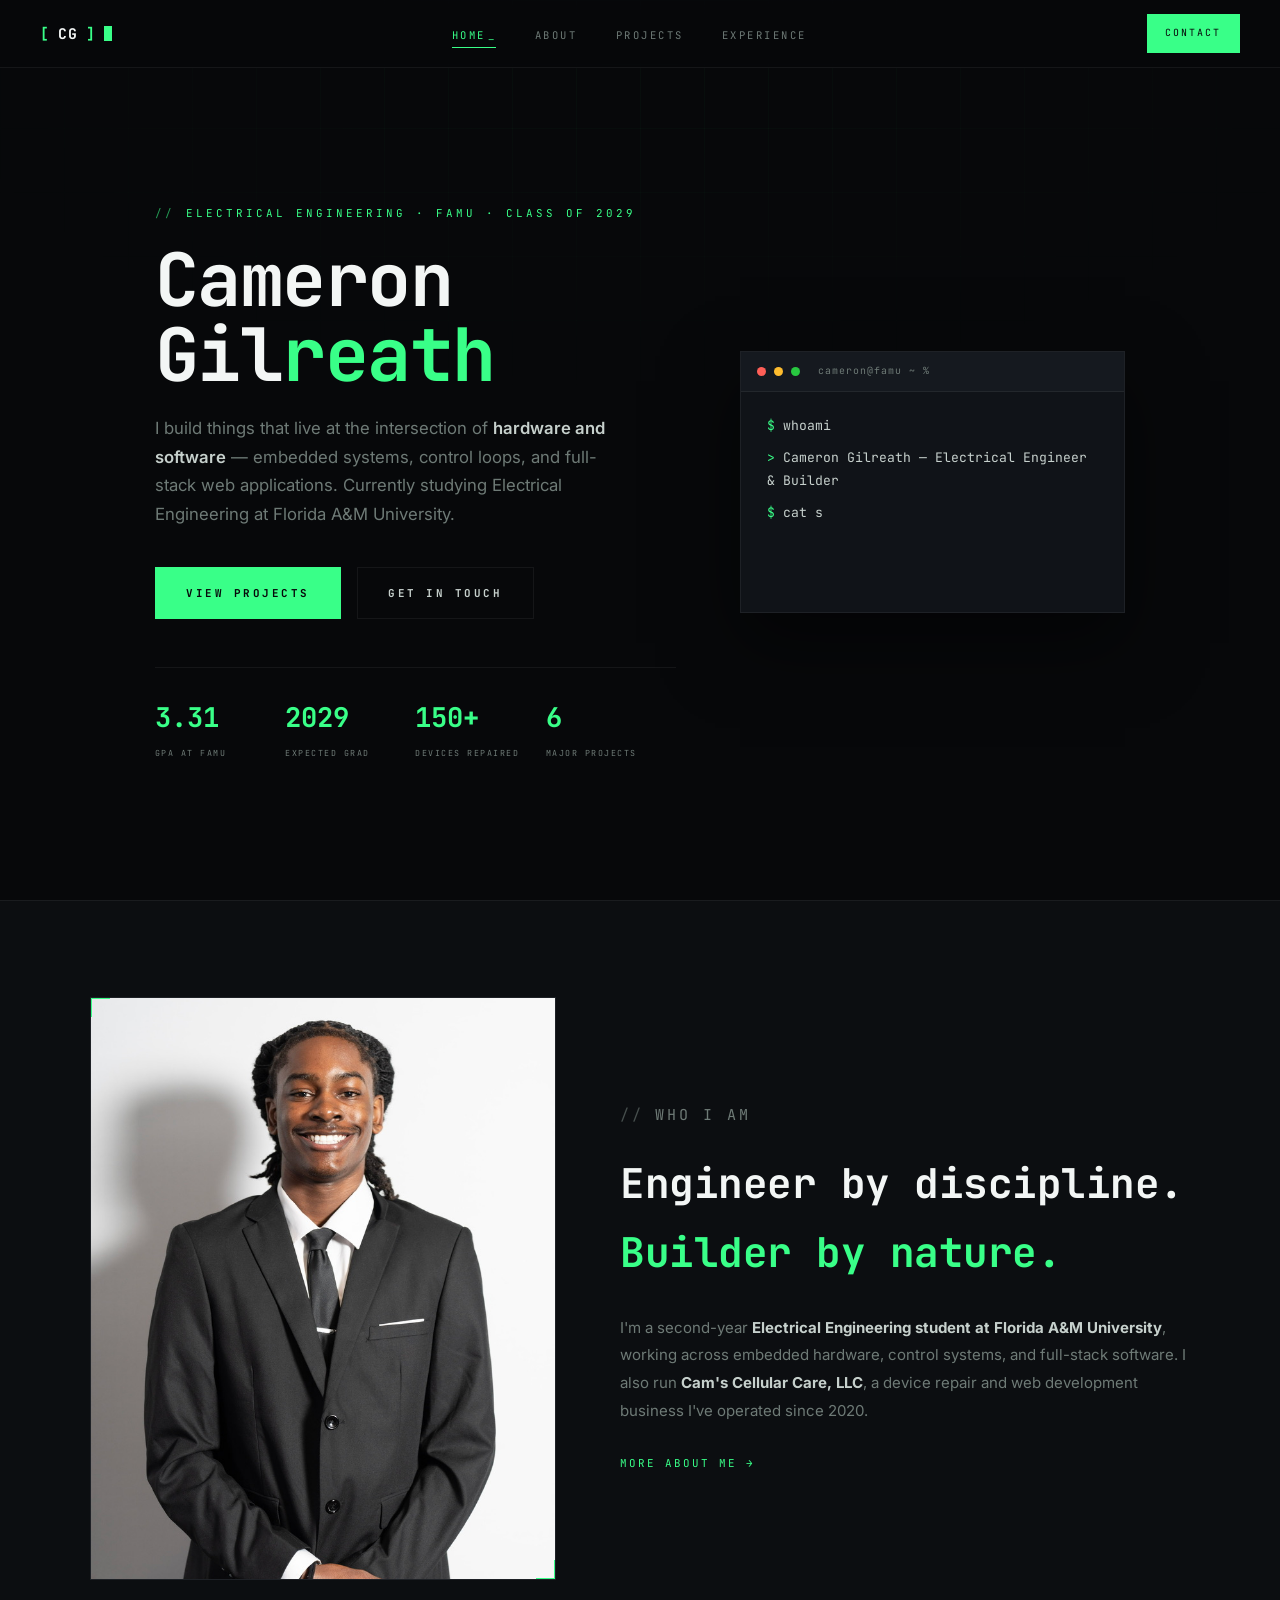
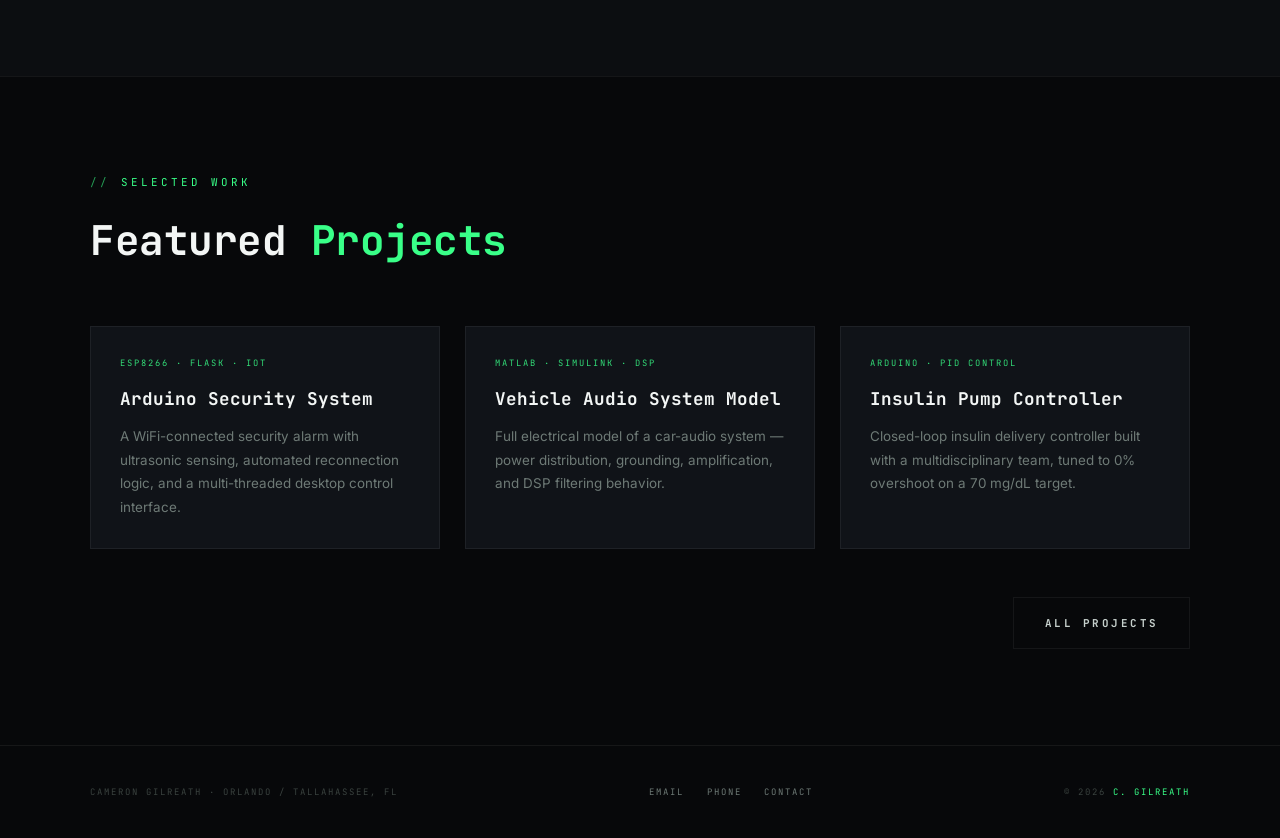
<file: index.html>
<!DOCTYPE html>
<html lang="en">
<head>
<meta charset="UTF-8">
<meta name="viewport" content="width=device-width, initial-scale=1.0">
<title>Cameron Gilreath — Electrical Engineer & Builder</title>
<meta name="description" content="Cameron Gilreath — Electrical Engineering student at FAMU, embedded systems & full-stack developer, CEO of Cam's Cellular Care LLC.">
<link rel="preconnect" href="https://fonts.googleapis.com">
<link rel="preconnect" href="https://fonts.gstatic.com" crossorigin>
<link href="https://fonts.googleapis.com/css2?family=Inter:wght@400;500;600&family=JetBrains+Mono:wght@400;500;700;800&display=swap" rel="stylesheet">
<link rel="stylesheet" href="assets/css/style.css">
</head>
<body>

<nav class="site-nav">
  <a href="index.html" class="nav-logo"><span class="br">[</span>CG<span class="br">]</span><span class="cursor"></span></a>
  <ul class="nav-links">
    <li><a href="index.html" class="active">Home</a></li>
    <li><a href="about.html">About</a></li>
    <li><a href="projects.html">Projects</a></li>
    <li><a href="experience.html">Experience</a></li>
  </ul>
  <a href="contact.html" class="nav-cta">Contact</a>
  <button class="nav-toggle" aria-label="Toggle menu"><span></span><span></span><span></span></button>
</nav>
<div class="nav-mobile-panel">
  <a href="index.html" class="active">Home</a>
  <a href="about.html">About</a>
  <a href="projects.html">Projects</a>
  <a href="experience.html">Experience</a>
  <a href="contact.html">Contact</a>
</div>

<!-- ── HERO ─────────────────────────────────────── -->
<section id="hero">
  <div class="wrap">
    <div class="hero-grid">
      <div data-reveal>
        <p class="eyebrow">Electrical Engineering &middot; FAMU &middot; Class of 2029</p>
        <h1 class="hero-name">Cameron<br>Gil<span class="accent">reath</span></h1>
        <p class="hero-tagline">I build things that live at the intersection of <strong>hardware and software</strong> — embedded systems, control loops, and full-stack web applications. Currently studying Electrical Engineering at Florida A&amp;M University.</p>
        <div class="btn-row">
          <a href="projects.html" class="btn btn-fill">View Projects</a>
          <a href="contact.html" class="btn btn-ghost">Get In Touch</a>
        </div>

        <div class="hero-stats">
          <div>
            <div class="hstat-n">3.31</div>
            <div class="hstat-l">GPA at FAMU</div>
          </div>
          <div>
            <div class="hstat-n">2029</div>
            <div class="hstat-l">Expected Grad</div>
          </div>
          <div>
            <div class="hstat-n">150+</div>
            <div class="hstat-l">Devices Repaired</div>
          </div>
          <div>
            <div class="hstat-n">6</div>
            <div class="hstat-l">Major Projects</div>
          </div>
        </div>
      </div>

      <div data-reveal>
        <div class="terminal">
          <div class="terminal-bar">
            <span class="terminal-dot"></span><span class="terminal-dot"></span><span class="terminal-dot"></span>
            <span class="terminal-title">cameron@famu ~ %</span>
          </div>
          <div class="terminal-body" data-terminal='[
            {"prompt":"$","text":"whoami"},
            {"prompt":">","text":"Cameron Gilreath — Electrical Engineer & Builder"},
            {"prompt":"$","text":"cat skills.txt"},
            {"prompt":">","text":"Python, C++, MATLAB/Simulink, Arduino, JavaScript"},
            {"prompt":"$","text":"./run --status"},
            {"prompt":">","text":"Building. Repairing. Shipping.", "comment":"# CEO @ Cam&apos;s Cellular Care"}
          ]'></div>
        </div>
      </div>
    </div>
  </div>
</section>

<!-- ── ABOUT TEASER ────────────────────────────── -->
<section class="section section-alt">
  <div class="wrap">
    <div class="teaser-grid">
      <div class="teaser-frame" data-reveal>
        <img src="Images/headshot.jpeg" alt="Cameron Gilreath" onerror="this.parentElement.style.display='none';">
      </div>
      <div class="teaser-body" data-reveal>
        <p class="eyebrow">Who I Am</p>
        <h2 class="section-title">Engineer by discipline. <span class="accent">Builder by nature.</span></h2>
        <p style="margin-top: 1.6rem;">I'm a second-year <strong>Electrical Engineering student at Florida A&amp;M University</strong>, working across embedded hardware, control systems, and full-stack software. I also run <strong>Cam's Cellular Care, LLC</strong>, a device repair and web development business I've operated since 2020.</p>
        <a href="about.html" class="teaser-link">More About Me →</a>
      </div>
    </div>
  </div>
</section>

<!-- ── FEATURED PROJECTS ──────────────────────── -->
<section class="section">
  <div class="wrap">
    <div class="section-head" data-reveal>
      <p class="eyebrow">Selected Work</p>
      <h2 class="section-title">Featured <span class="accent">Projects</span></h2>
    </div>
    <div class="feat-grid" data-reveal>
      <div class="bcard feat-card">
        <p class="feat-tag">ESP8266 &middot; Flask &middot; IoT</p>
        <p class="feat-title">Arduino Security System</p>
        <p class="feat-desc">A WiFi-connected security alarm with ultrasonic sensing, automated reconnection logic, and a multi-threaded desktop control interface.</p>
      </div>
      <div class="bcard feat-card">
        <p class="feat-tag">MATLAB &middot; Simulink &middot; DSP</p>
        <p class="feat-title">Vehicle Audio System Model</p>
        <p class="feat-desc">Full electrical model of a car-audio system — power distribution, grounding, amplification, and DSP filtering behavior.</p>
      </div>
      <div class="bcard feat-card">
        <p class="feat-tag">Arduino &middot; PID Control</p>
        <p class="feat-title">Insulin Pump Controller</p>
        <p class="feat-desc">Closed-loop insulin delivery controller built with a multidisciplinary team, tuned to 0% overshoot on a 70 mg/dL target.</p>
      </div>
    </div>
    <div class="section-foot" data-reveal>
      <a href="projects.html" class="btn btn-ghost">All Projects</a>
    </div>
  </div>
</section>

<footer class="site-footer">
  <div class="wrap footer-inner">
    <span class="mono">Cameron Gilreath &middot; Orlando / Tallahassee, FL</span>
    <div class="footer-links">
      <a href="mailto:cameron.a.gilreath@gmail.com">Email</a>
      <a href="tel:+14077663661">Phone</a>
      <a href="contact.html">Contact</a>
    </div>
    <span class="mono">&copy; 2026 <span class="accent">C. Gilreath</span></span>
  </div>
</footer>

<script src="assets/js/main.js"></script>
</body>
</html>
</file>
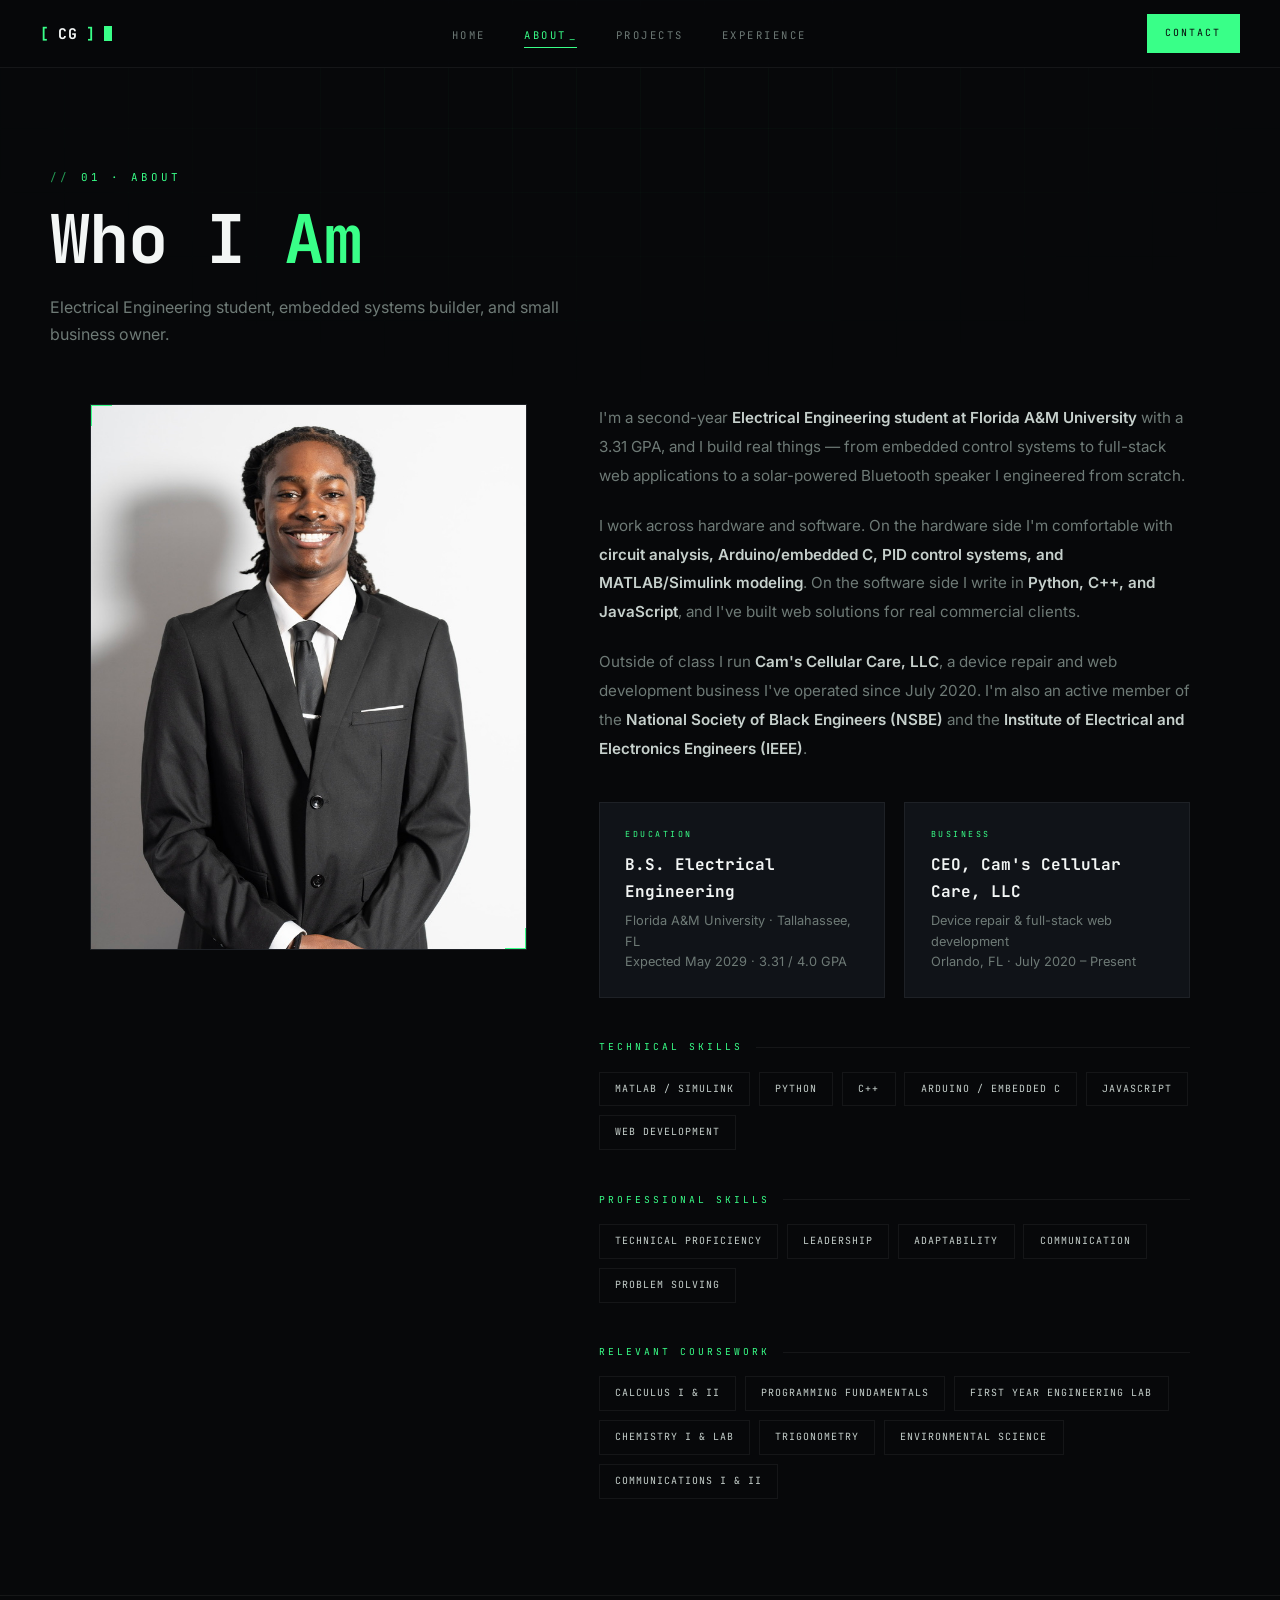
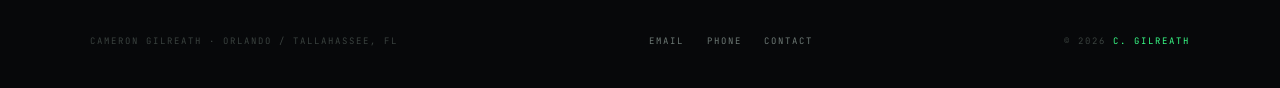
<file: about.html>
<!DOCTYPE html>
<html lang="en">
<head>
<meta charset="UTF-8">
<meta name="viewport" content="width=device-width, initial-scale=1.0">
<title>About — Cameron Gilreath</title>
<meta name="description" content="About Cameron Gilreath — Electrical Engineering student at FAMU and CEO of Cam's Cellular Care, LLC.">
<link rel="preconnect" href="https://fonts.googleapis.com">
<link rel="preconnect" href="https://fonts.gstatic.com" crossorigin>
<link href="https://fonts.googleapis.com/css2?family=Inter:wght@400;500;600&family=JetBrains+Mono:wght@400;500;700;800&display=swap" rel="stylesheet">
<link rel="stylesheet" href="assets/css/style.css">
</head>
<body>

<nav class="site-nav">
  <a href="index.html" class="nav-logo"><span class="br">[</span>CG<span class="br">]</span><span class="cursor"></span></a>
  <ul class="nav-links">
    <li><a href="index.html">Home</a></li>
    <li><a href="about.html" class="active">About</a></li>
    <li><a href="projects.html">Projects</a></li>
    <li><a href="experience.html">Experience</a></li>
  </ul>
  <a href="contact.html" class="nav-cta">Contact</a>
  <button class="nav-toggle" aria-label="Toggle menu"><span></span><span></span><span></span></button>
</nav>
<div class="nav-mobile-panel">
  <a href="index.html">Home</a>
  <a href="about.html" class="active">About</a>
  <a href="projects.html">Projects</a>
  <a href="experience.html">Experience</a>
  <a href="contact.html">Contact</a>
</div>

<div class="page-head wrap" data-reveal>
  <p class="eyebrow">01 &middot; About</p>
  <h1 class="page-title">Who I <span class="accent">Am</span></h1>
  <p class="page-sub">Electrical Engineering student, embedded systems builder, and small business owner.</p>
</div>

<section class="section" style="border-top:none; padding-top:0;">
  <div class="wrap">
    <div class="about-grid">
      <div class="about-portrait" data-reveal>
        <img src="Images/headshot.jpeg" alt="Cameron Gilreath" onerror="this.parentElement.style.display='none';">
      </div>

      <div data-reveal>
        <div class="about-body">
          <p>I'm a second-year <strong>Electrical Engineering student at Florida A&amp;M University</strong> with a 3.31 GPA, and I build real things — from embedded control systems to full-stack web applications to a solar-powered Bluetooth speaker I engineered from scratch.</p>
          <p>I work across hardware and software. On the hardware side I'm comfortable with <strong>circuit analysis, Arduino/embedded C, PID control systems, and MATLAB/Simulink modeling</strong>. On the software side I write in <strong>Python, C++, and JavaScript</strong>, and I've built web solutions for real commercial clients.</p>
          <p>Outside of class I run <strong>Cam's Cellular Care, LLC</strong>, a device repair and web development business I've operated since July 2020. I'm also an active member of the <strong>National Society of Black Engineers (NSBE)</strong> and the <strong>Institute of Electrical and Electronics Engineers (IEEE)</strong>.</p>
        </div>

        <div class="info-cards">
          <div class="bcard info-card">
            <p class="ic-label">Education</p>
            <p class="ic-title">B.S. Electrical Engineering</p>
            <p class="ic-detail">Florida A&amp;M University &middot; Tallahassee, FL<br>Expected May 2029 &middot; 3.31 / 4.0 GPA</p>
          </div>
          <div class="bcard info-card">
            <p class="ic-label">Business</p>
            <p class="ic-title">CEO, Cam's Cellular Care, LLC</p>
            <p class="ic-detail">Device repair &amp; full-stack web development<br>Orlando, FL &middot; July 2020 &ndash; Present</p>
          </div>
        </div>

        <div class="chip-block">
          <p class="chip-head">Technical Skills</p>
          <div class="chips">
            <span class="chip">MATLAB / Simulink</span>
            <span class="chip">Python</span>
            <span class="chip">C++</span>
            <span class="chip">Arduino / Embedded C</span>
            <span class="chip">JavaScript</span>
            <span class="chip">Web Development</span>
          </div>
        </div>

        <div class="chip-block">
          <p class="chip-head">Professional Skills</p>
          <div class="chips">
            <span class="chip">Technical Proficiency</span>
            <span class="chip">Leadership</span>
            <span class="chip">Adaptability</span>
            <span class="chip">Communication</span>
            <span class="chip">Problem Solving</span>
          </div>
        </div>

        <div class="chip-block">
          <p class="chip-head">Relevant Coursework</p>
          <div class="chips">
            <span class="chip">Calculus I &amp; II</span>
            <span class="chip">Programming Fundamentals</span>
            <span class="chip">First Year Engineering Lab</span>
            <span class="chip">Chemistry I &amp; Lab</span>
            <span class="chip">Trigonometry</span>
            <span class="chip">Environmental Science</span>
            <span class="chip">Communications I &amp; II</span>
          </div>
        </div>
      </div>
    </div>
  </div>
</section>

<footer class="site-footer">
  <div class="wrap footer-inner">
    <span class="mono">Cameron Gilreath &middot; Orlando / Tallahassee, FL</span>
    <div class="footer-links">
      <a href="mailto:cameron.a.gilreath@gmail.com">Email</a>
      <a href="tel:+14077663661">Phone</a>
      <a href="contact.html">Contact</a>
    </div>
    <span class="mono">&copy; 2026 <span class="accent">C. Gilreath</span></span>
  </div>
</footer>

<script src="assets/js/main.js"></script>
</body>
</html>
</file>
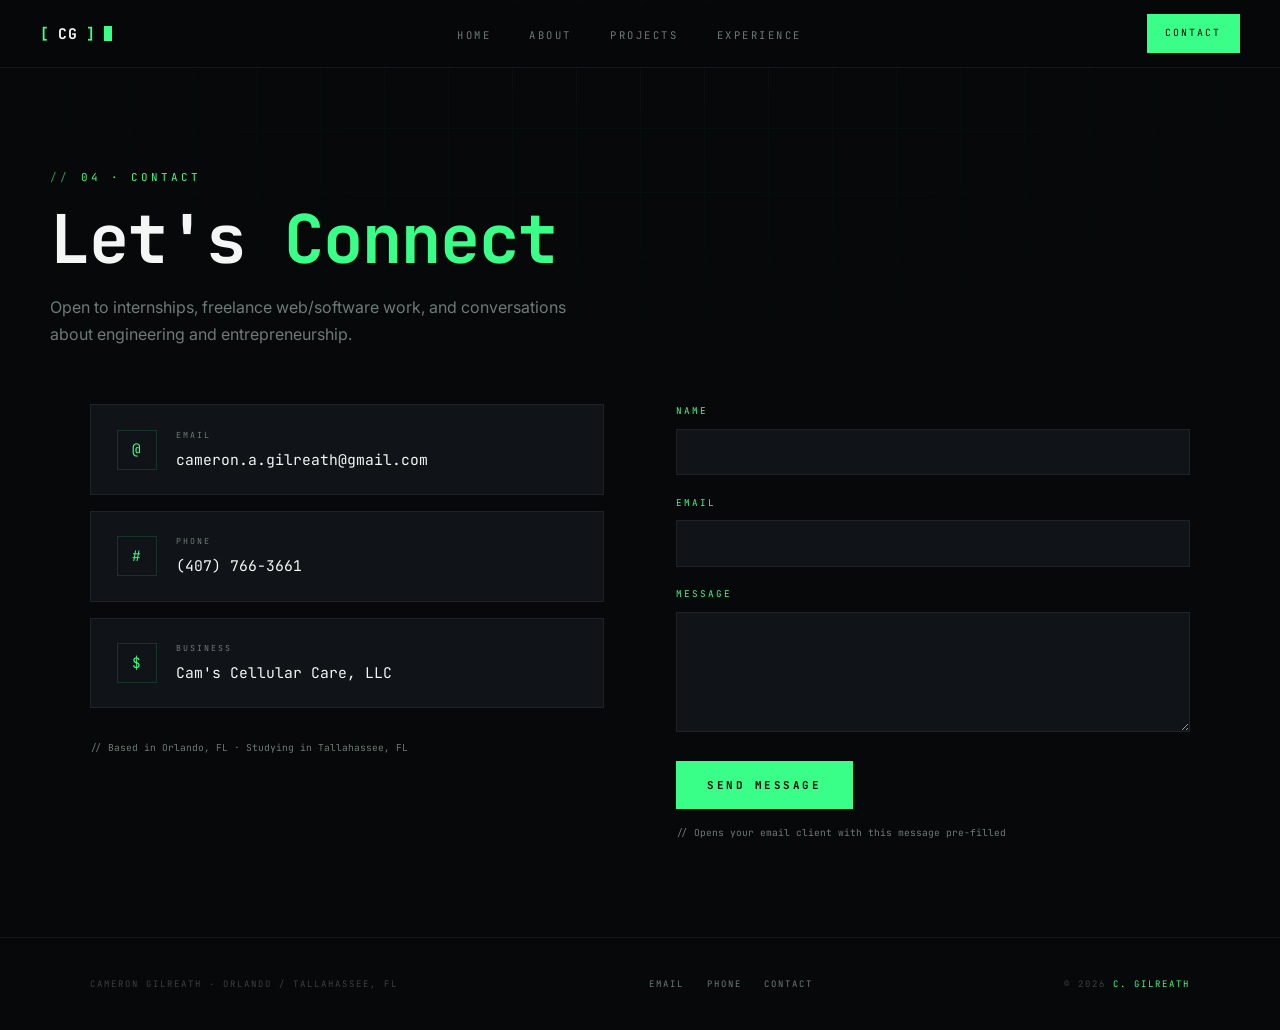
<file: contact.html>
<!DOCTYPE html>
<html lang="en">
<head>
<meta charset="UTF-8">
<meta name="viewport" content="width=device-width, initial-scale=1.0">
<title>Contact — Cameron Gilreath</title>
<meta name="description" content="Get in touch with Cameron Gilreath.">
<link rel="preconnect" href="https://fonts.googleapis.com">
<link rel="preconnect" href="https://fonts.gstatic.com" crossorigin>
<link href="https://fonts.googleapis.com/css2?family=Inter:wght@400;500;600&family=JetBrains+Mono:wght@400;500;700;800&display=swap" rel="stylesheet">
<link rel="stylesheet" href="assets/css/style.css">
</head>
<body>

<nav class="site-nav">
  <a href="index.html" class="nav-logo"><span class="br">[</span>CG<span class="br">]</span><span class="cursor"></span></a>
  <ul class="nav-links">
    <li><a href="index.html">Home</a></li>
    <li><a href="about.html">About</a></li>
    <li><a href="projects.html">Projects</a></li>
    <li><a href="experience.html">Experience</a></li>
  </ul>
  <a href="contact.html" class="nav-cta">Contact</a>
  <button class="nav-toggle" aria-label="Toggle menu"><span></span><span></span><span></span></button>
</nav>
<div class="nav-mobile-panel">
  <a href="index.html">Home</a>
  <a href="about.html">About</a>
  <a href="projects.html">Projects</a>
  <a href="experience.html">Experience</a>
  <a href="contact.html" class="active">Contact</a>
</div>

<div class="page-head wrap" data-reveal>
  <p class="eyebrow">04 &middot; Contact</p>
  <h1 class="page-title">Let's <span class="accent">Connect</span></h1>
  <p class="page-sub">Open to internships, freelance web/software work, and conversations about engineering and entrepreneurship.</p>
</div>

<section class="section" style="border-top:none; padding-top:0;">
  <div class="wrap">
    <div class="contact-grid">

      <div data-reveal>
        <div class="contact-cards">
          <a class="bcard c-card" href="mailto:cameron.a.gilreath@gmail.com">
            <div class="c-icon">@</div>
            <div>
              <p class="c-label">Email</p>
              <p class="c-val">cameron.a.gilreath@gmail.com</p>
            </div>
          </a>
          <a class="bcard c-card" href="tel:+14077663661">
            <div class="c-icon">#</div>
            <div>
              <p class="c-label">Phone</p>
              <p class="c-val">(407) 766-3661</p>
            </div>
          </a>
          <div class="bcard c-card">
            <div class="c-icon">$</div>
            <div>
              <p class="c-label">Business</p>
              <p class="c-val">Cam's Cellular Care, LLC</p>
            </div>
          </div>
        </div>
        <p class="form-note">// Based in Orlando, FL &middot; Studying in Tallahassee, FL</p>
      </div>

      <div data-reveal>
        <form id="contact-form">
          <div class="form-group">
            <label for="name">Name</label>
            <input type="text" id="name" name="name" required>
          </div>
          <div class="form-group">
            <label for="email">Email</label>
            <input type="email" id="email" name="email" required>
          </div>
          <div class="form-group">
            <label for="message">Message</label>
            <textarea id="message" name="message" required></textarea>
          </div>
          <button type="submit" class="btn btn-fill">Send Message</button>
          <p class="form-note">// Opens your email client with this message pre-filled</p>
        </form>
      </div>

    </div>
  </div>
</section>

<footer class="site-footer">
  <div class="wrap footer-inner">
    <span class="mono">Cameron Gilreath &middot; Orlando / Tallahassee, FL</span>
    <div class="footer-links">
      <a href="mailto:cameron.a.gilreath@gmail.com">Email</a>
      <a href="tel:+14077663661">Phone</a>
      <a href="contact.html">Contact</a>
    </div>
    <span class="mono">&copy; 2026 <span class="accent">C. Gilreath</span></span>
  </div>
</footer>

<script src="assets/js/main.js"></script>
<script>
  document.getElementById('contact-form').addEventListener('submit', function (e) {
    e.preventDefault();
    const name = document.getElementById('name').value;
    const email = document.getElementById('email').value;
    const message = document.getElementById('message').value;
    const subject = encodeURIComponent('Portfolio contact from ' + name);
    const body = encodeURIComponent(message + '\n\n— ' + name + ' (' + email + ')');
    window.location.href = 'mailto:cameron.a.gilreath@gmail.com?subject=' + subject + '&body=' + body;
  });
</script>
</body>
</html>
</file>
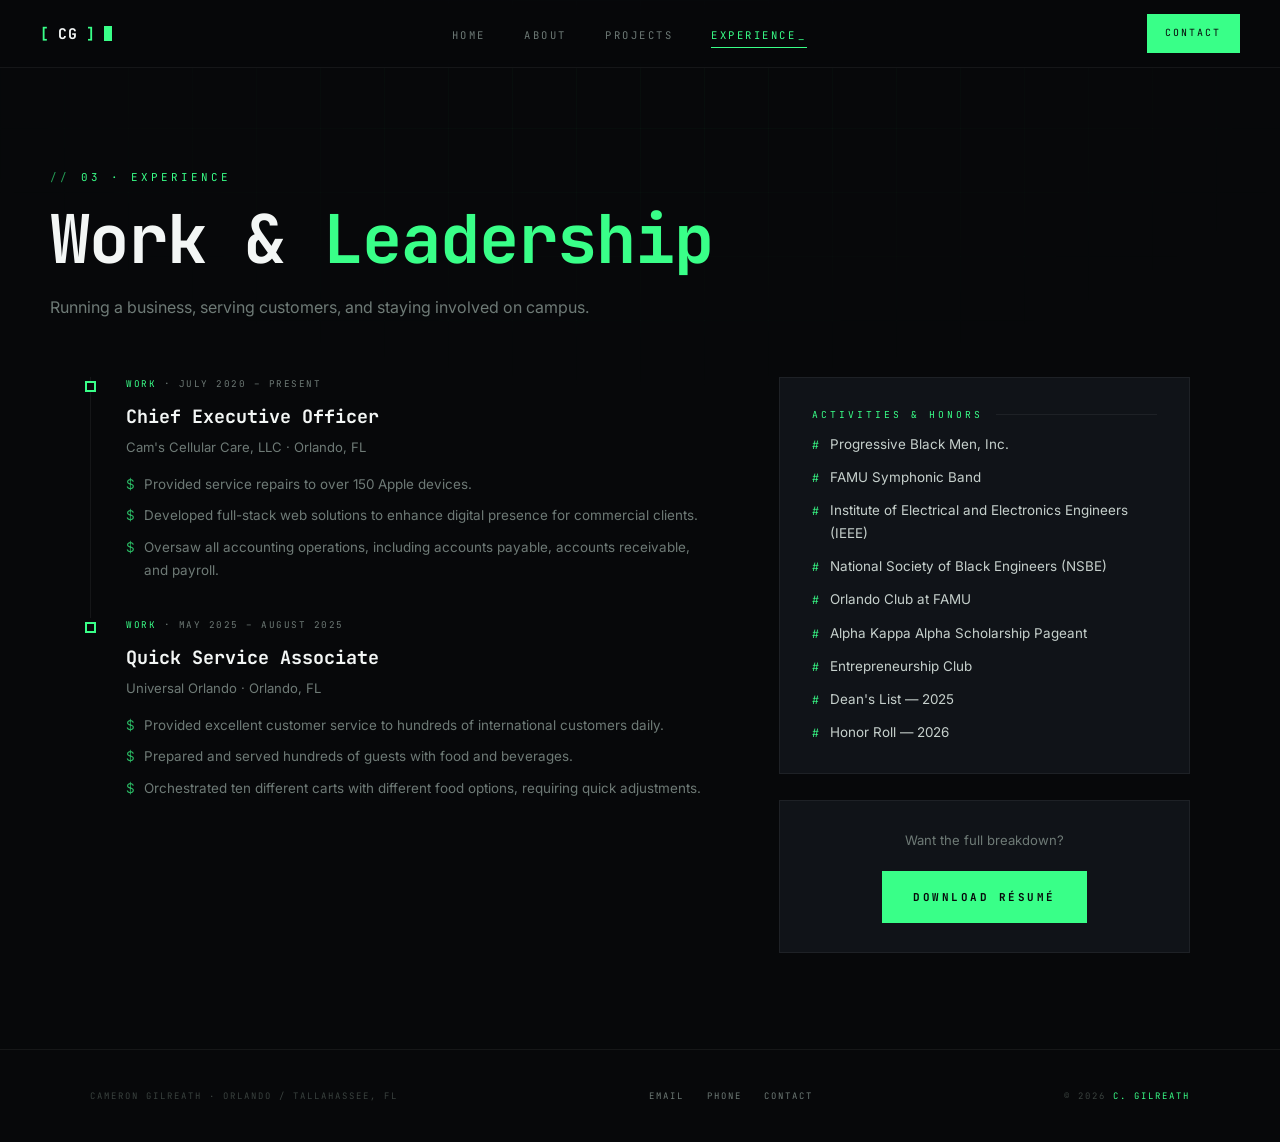
<file: experience.html>
<!DOCTYPE html>
<html lang="en">
<head>
<meta charset="UTF-8">
<meta name="viewport" content="width=device-width, initial-scale=1.0">
<title>Experience — Cameron Gilreath</title>
<meta name="description" content="Work history, leadership experience, and honors for Cameron Gilreath.">
<link rel="preconnect" href="https://fonts.googleapis.com">
<link rel="preconnect" href="https://fonts.gstatic.com" crossorigin>
<link href="https://fonts.googleapis.com/css2?family=Inter:wght@400;500;600&family=JetBrains+Mono:wght@400;500;700;800&display=swap" rel="stylesheet">
<link rel="stylesheet" href="assets/css/style.css">
</head>
<body>

<nav class="site-nav">
  <a href="index.html" class="nav-logo"><span class="br">[</span>CG<span class="br">]</span><span class="cursor"></span></a>
  <ul class="nav-links">
    <li><a href="index.html">Home</a></li>
    <li><a href="about.html">About</a></li>
    <li><a href="projects.html">Projects</a></li>
    <li><a href="experience.html" class="active">Experience</a></li>
  </ul>
  <a href="contact.html" class="nav-cta">Contact</a>
  <button class="nav-toggle" aria-label="Toggle menu"><span></span><span></span><span></span></button>
</nav>
<div class="nav-mobile-panel">
  <a href="index.html">Home</a>
  <a href="about.html">About</a>
  <a href="projects.html">Projects</a>
  <a href="experience.html" class="active">Experience</a>
  <a href="contact.html">Contact</a>
</div>

<div class="page-head wrap" data-reveal>
  <p class="eyebrow">03 &middot; Experience</p>
  <h1 class="page-title">Work &amp; <span class="accent">Leadership</span></h1>
  <p class="page-sub">Running a business, serving customers, and staying involved on campus.</p>
</div>

<section class="section" style="border-top:none; padding-top:0;">
  <div class="wrap">
    <div class="xp-grid">

      <div class="log" data-reveal>
        <div class="log-entry">
          <div class="log-node"></div>
          <p class="log-meta"><span class="tag">work</span> &middot; July 2020 &ndash; Present</p>
          <p class="log-role">Chief Executive Officer</p>
          <p class="log-org">Cam's Cellular Care, LLC &middot; Orlando, FL</p>
          <ul class="log-bullets">
            <li>Provided service repairs to over 150 Apple devices.</li>
            <li>Developed full-stack web solutions to enhance digital presence for commercial clients.</li>
            <li>Oversaw all accounting operations, including accounts payable, accounts receivable, and payroll.</li>
          </ul>
        </div>

        <div class="log-entry">
          <div class="log-node"></div>
          <p class="log-meta"><span class="tag">work</span> &middot; May 2025 &ndash; August 2025</p>
          <p class="log-role">Quick Service Associate</p>
          <p class="log-org">Universal Orlando &middot; Orlando, FL</p>
          <ul class="log-bullets">
            <li>Provided excellent customer service to hundreds of international customers daily.</li>
            <li>Prepared and served hundreds of guests with food and beverages.</li>
            <li>Orchestrated ten different carts with different food options, requiring quick adjustments.</li>
          </ul>
        </div>
      </div>

      <div data-reveal>
        <div class="bcard honors-card">
          <p class="chip-head" style="margin-bottom:0;">Activities &amp; Honors</p>
          <div class="honors-list">
            <span class="honor-row">Progressive Black Men, Inc.</span>
            <span class="honor-row">FAMU Symphonic Band</span>
            <span class="honor-row">Institute of Electrical and Electronics Engineers (IEEE)</span>
            <span class="honor-row">National Society of Black Engineers (NSBE)</span>
            <span class="honor-row">Orlando Club at FAMU</span>
            <span class="honor-row">Alpha Kappa Alpha Scholarship Pageant</span>
            <span class="honor-row">Entrepreneurship Club</span>
            <span class="honor-row">Dean's List &mdash; 2025</span>
            <span class="honor-row">Honor Roll &mdash; 2026</span>
          </div>
        </div>

        <div class="bcard resume-cta">
          <p>Want the full breakdown?</p>
          <a href="assets/files/Cameron-Gilreath-Resume.pdf" class="btn btn-fill" download>Download R&eacute;sum&eacute;</a>
        </div>
      </div>

    </div>
  </div>
</section>

<footer class="site-footer">
  <div class="wrap footer-inner">
    <span class="mono">Cameron Gilreath &middot; Orlando / Tallahassee, FL</span>
    <div class="footer-links">
      <a href="mailto:cameron.a.gilreath@gmail.com">Email</a>
      <a href="tel:+14077663661">Phone</a>
      <a href="contact.html">Contact</a>
    </div>
    <span class="mono">&copy; 2026 <span class="accent">C. Gilreath</span></span>
  </div>
</footer>

<script src="assets/js/main.js"></script>
</body>
</html>
</file>
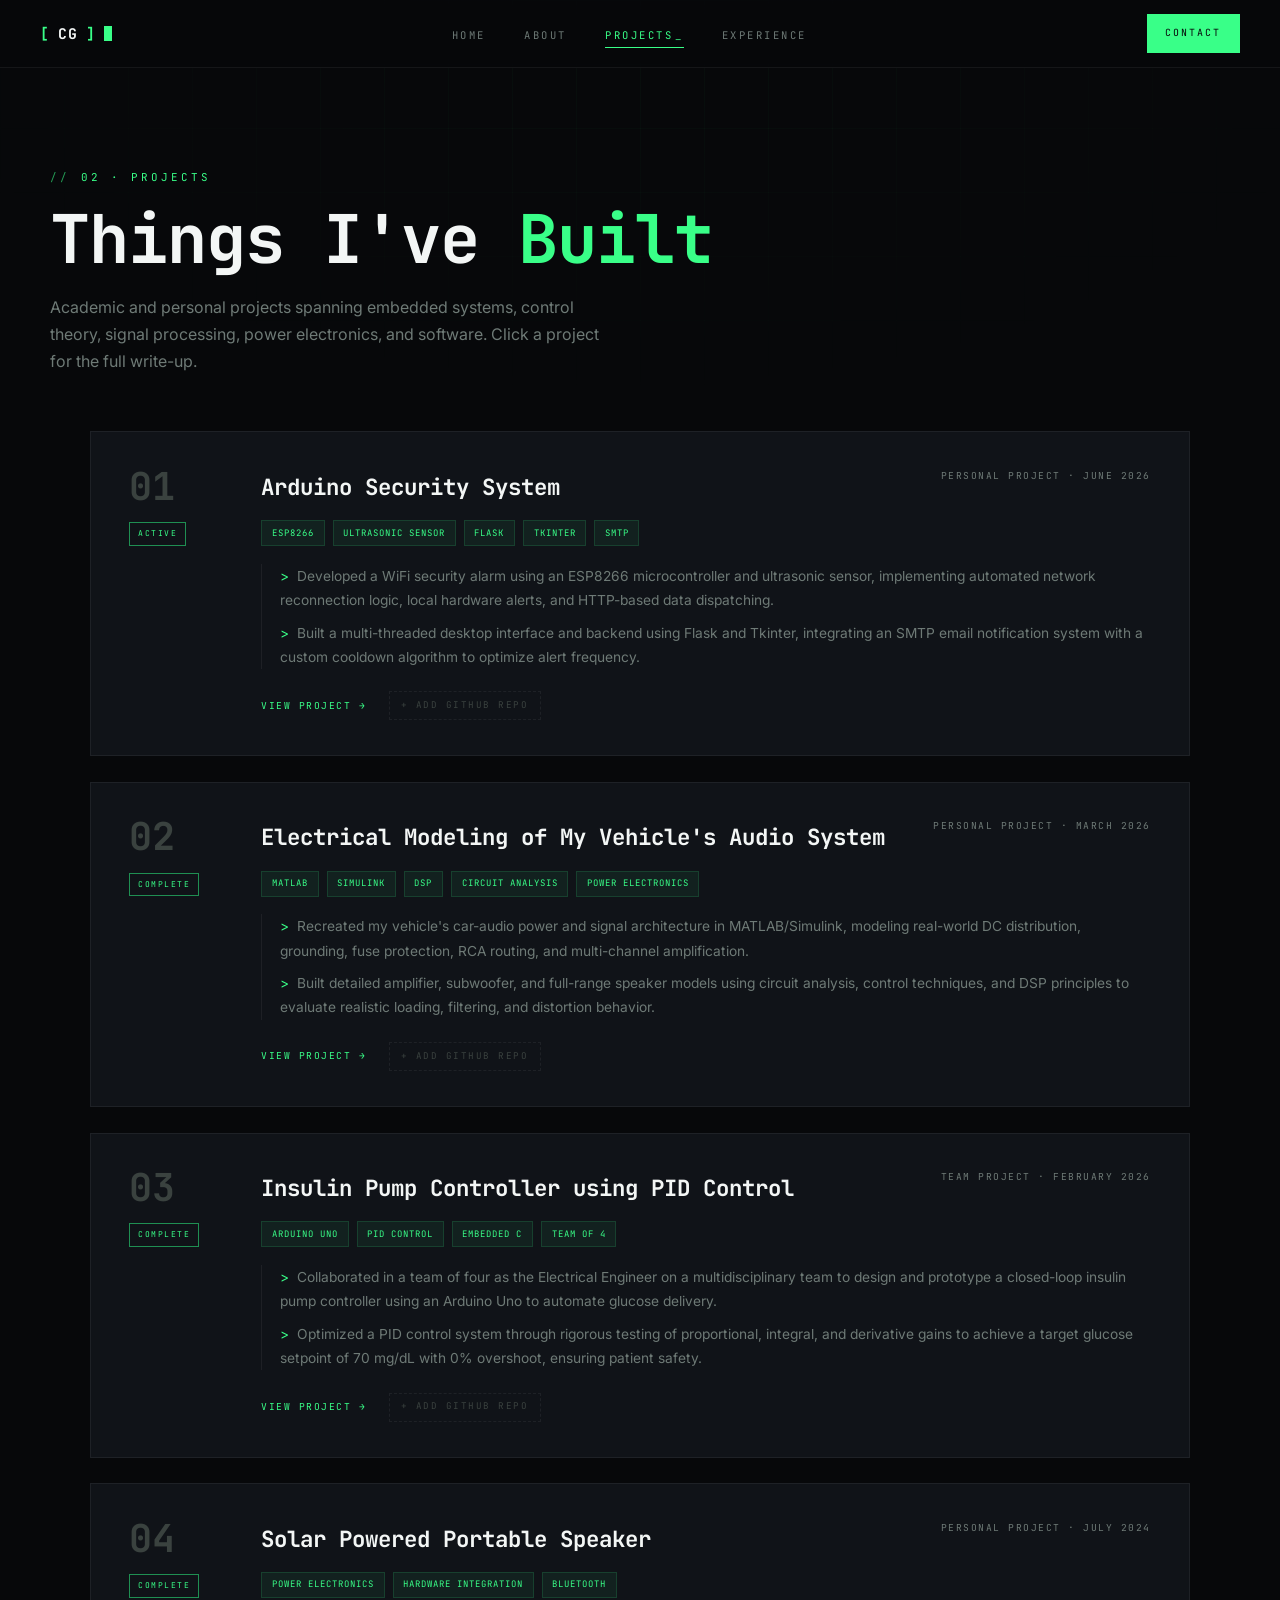
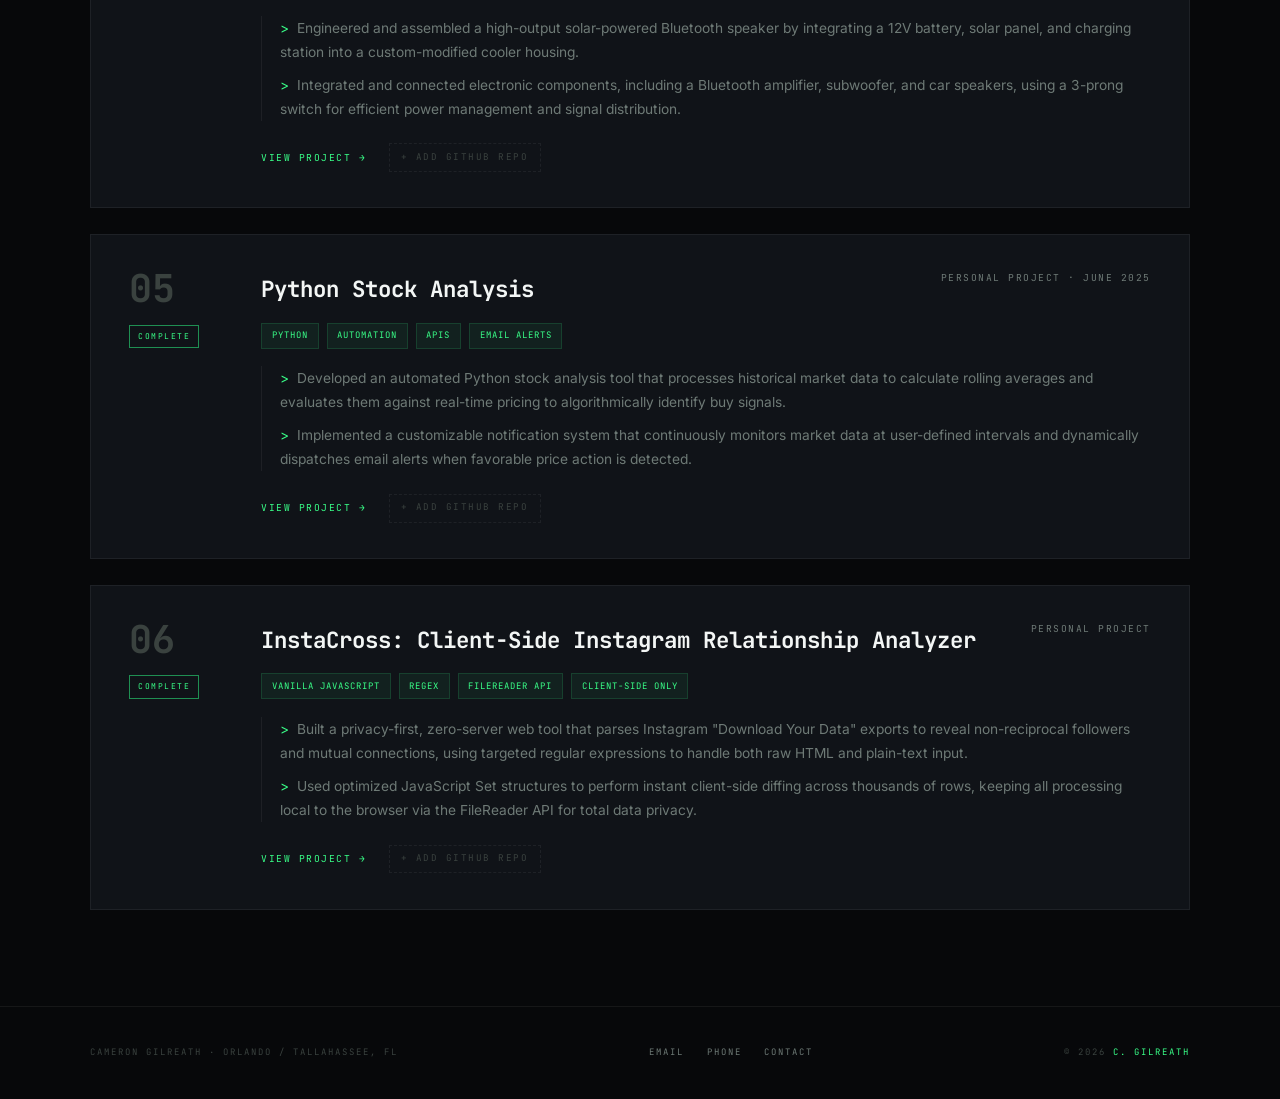
<file: projects.html>
<!DOCTYPE html>
<html lang="en">
<head>
<meta charset="UTF-8">
<meta name="viewport" content="width=device-width, initial-scale=1.0">
<title>Projects — Cameron Gilreath</title>
<meta name="description" content="Engineering and software projects by Cameron Gilreath — embedded systems, control theory, and full-stack development.">
<link rel="preconnect" href="https://fonts.googleapis.com">
<link rel="preconnect" href="https://fonts.gstatic.com" crossorigin>
<link href="https://fonts.googleapis.com/css2?family=Inter:wght@400;500;600&family=JetBrains+Mono:wght@400;500;700;800&display=swap" rel="stylesheet">
<link rel="stylesheet" href="assets/css/style.css">
</head>
<body>

<nav class="site-nav">
  <a href="index.html" class="nav-logo"><span class="br">[</span>CG<span class="br">]</span><span class="cursor"></span></a>
  <ul class="nav-links">
    <li><a href="index.html">Home</a></li>
    <li><a href="about.html">About</a></li>
    <li><a href="projects.html" class="active">Projects</a></li>
    <li><a href="experience.html">Experience</a></li>
  </ul>
  <a href="contact.html" class="nav-cta">Contact</a>
  <button class="nav-toggle" aria-label="Toggle menu"><span></span><span></span><span></span></button>
</nav>
<div class="nav-mobile-panel">
  <a href="index.html">Home</a>
  <a href="about.html">About</a>
  <a href="projects.html" class="active">Projects</a>
  <a href="experience.html">Experience</a>
  <a href="contact.html">Contact</a>
</div>

<div class="page-head wrap" data-reveal>
  <p class="eyebrow">02 &middot; Projects</p>
  <h1 class="page-title">Things I've <span class="accent">Built</span></h1>
  <p class="page-sub">Academic and personal projects spanning embedded systems, control theory, signal processing, power electronics, and software. Click a project for the full write-up.</p>
</div>

<section class="section" style="border-top:none; padding-top:0;">
  <div class="wrap">
    <div class="proj-list">

      <div class="bcard proj-card" data-href="projects/arduino-security-system.html" data-reveal>
        <div>
          <span class="proj-idx">01</span>
          <span class="proj-status">Active</span>
        </div>
        <div>
          <div class="proj-top">
            <a href="projects/arduino-security-system.html" class="proj-title">Arduino Security System</a>
            <span class="proj-date">Personal Project &middot; June 2026</span>
          </div>
          <div class="proj-tags">
            <span>ESP8266</span><span>Ultrasonic Sensor</span><span>Flask</span><span>Tkinter</span><span>SMTP</span>
          </div>
          <ul class="proj-bullets">
            <li>Developed a WiFi security alarm using an ESP8266 microcontroller and ultrasonic sensor, implementing automated network reconnection logic, local hardware alerts, and HTTP-based data dispatching.</li>
            <li>Built a multi-threaded desktop interface and backend using Flask and Tkinter, integrating an SMTP email notification system with a custom cooldown algorithm to optimize alert frequency.</li>
          </ul>
          <div class="proj-actions">
            <a href="projects/arduino-security-system.html" class="proj-view-link">View Project →</a>
            <!-- TODO: replace with real repo, e.g. <a href="https://github.com/username/repo" class="proj-gh-link" target="_blank" rel="noopener">GitHub ↗</a> -->
            <span class="proj-gh-placeholder">+ Add GitHub Repo</span>
          </div>
        </div>
      </div>

      <div class="bcard proj-card" data-href="projects/vehicle-audio-model.html" data-reveal>
        <div>
          <span class="proj-idx">02</span>
          <span class="proj-status">Complete</span>
        </div>
        <div>
          <div class="proj-top">
            <a href="projects/vehicle-audio-model.html" class="proj-title">Electrical Modeling of My Vehicle's Audio System</a>
            <span class="proj-date">Personal Project &middot; March 2026</span>
          </div>
          <div class="proj-tags">
            <span>MATLAB</span><span>Simulink</span><span>DSP</span><span>Circuit Analysis</span><span>Power Electronics</span>
          </div>
          <ul class="proj-bullets">
            <li>Recreated my vehicle's car-audio power and signal architecture in MATLAB/Simulink, modeling real-world DC distribution, grounding, fuse protection, RCA routing, and multi-channel amplification.</li>
            <li>Built detailed amplifier, subwoofer, and full-range speaker models using circuit analysis, control techniques, and DSP principles to evaluate realistic loading, filtering, and distortion behavior.</li>
          </ul>
          <div class="proj-actions">
            <a href="projects/vehicle-audio-model.html" class="proj-view-link">View Project →</a>
            <span class="proj-gh-placeholder">+ Add GitHub Repo</span>
          </div>
        </div>
      </div>

      <div class="bcard proj-card" data-href="projects/insulin-pump-controller.html" data-reveal>
        <div>
          <span class="proj-idx">03</span>
          <span class="proj-status">Complete</span>
        </div>
        <div>
          <div class="proj-top">
            <a href="projects/insulin-pump-controller.html" class="proj-title">Insulin Pump Controller using PID Control</a>
            <span class="proj-date">Team Project &middot; February 2026</span>
          </div>
          <div class="proj-tags">
            <span>Arduino Uno</span><span>PID Control</span><span>Embedded C</span><span>Team of 4</span>
          </div>
          <ul class="proj-bullets">
            <li>Collaborated in a team of four as the Electrical Engineer on a multidisciplinary team to design and prototype a closed-loop insulin pump controller using an Arduino Uno to automate glucose delivery.</li>
            <li>Optimized a PID control system through rigorous testing of proportional, integral, and derivative gains to achieve a target glucose setpoint of 70 mg/dL with 0% overshoot, ensuring patient safety.</li>
          </ul>
          <div class="proj-actions">
            <a href="projects/insulin-pump-controller.html" class="proj-view-link">View Project →</a>
            <span class="proj-gh-placeholder">+ Add GitHub Repo</span>
          </div>
        </div>
      </div>

      <div class="bcard proj-card" data-href="projects/solar-speaker.html" data-reveal>
        <div>
          <span class="proj-idx">04</span>
          <span class="proj-status">Complete</span>
        </div>
        <div>
          <div class="proj-top">
            <a href="projects/solar-speaker.html" class="proj-title">Solar Powered Portable Speaker</a>
            <span class="proj-date">Personal Project &middot; July 2024</span>
          </div>
          <div class="proj-tags">
            <span>Power Electronics</span><span>Hardware Integration</span><span>Bluetooth</span>
          </div>
          <ul class="proj-bullets">
            <li>Engineered and assembled a high-output solar-powered Bluetooth speaker by integrating a 12V battery, solar panel, and charging station into a custom-modified cooler housing.</li>
            <li>Integrated and connected electronic components, including a Bluetooth amplifier, subwoofer, and car speakers, using a 3-prong switch for efficient power management and signal distribution.</li>
          </ul>
          <div class="proj-actions">
            <a href="projects/solar-speaker.html" class="proj-view-link">View Project →</a>
            <span class="proj-gh-placeholder">+ Add GitHub Repo</span>
          </div>
        </div>
      </div>

      <div class="bcard proj-card" data-href="projects/python-stock-analysis.html" data-reveal>
        <div>
          <span class="proj-idx">05</span>
          <span class="proj-status">Complete</span>
        </div>
        <div>
          <div class="proj-top">
            <a href="projects/python-stock-analysis.html" class="proj-title">Python Stock Analysis</a>
            <span class="proj-date">Personal Project &middot; June 2025</span>
          </div>
          <div class="proj-tags">
            <span>Python</span><span>Automation</span><span>APIs</span><span>Email Alerts</span>
          </div>
          <ul class="proj-bullets">
            <li>Developed an automated Python stock analysis tool that processes historical market data to calculate rolling averages and evaluates them against real-time pricing to algorithmically identify buy signals.</li>
            <li>Implemented a customizable notification system that continuously monitors market data at user-defined intervals and dynamically dispatches email alerts when favorable price action is detected.</li>
          </ul>
          <div class="proj-actions">
            <a href="projects/python-stock-analysis.html" class="proj-view-link">View Project →</a>
            <span class="proj-gh-placeholder">+ Add GitHub Repo</span>
          </div>
        </div>
      </div>

      <div class="bcard proj-card" data-href="projects/instacross.html" data-reveal>
        <div>
          <span class="proj-idx">06</span>
          <span class="proj-status">Complete</span>
        </div>
        <div>
          <div class="proj-top">
            <a href="projects/instacross.html" class="proj-title">InstaCross: Client-Side Instagram Relationship Analyzer</a>
            <span class="proj-date">Personal Project</span>
          </div>
          <div class="proj-tags">
            <span>Vanilla JavaScript</span><span>Regex</span><span>FileReader API</span><span>Client-Side Only</span>
          </div>
          <ul class="proj-bullets">
            <li>Built a privacy-first, zero-server web tool that parses Instagram "Download Your Data" exports to reveal non-reciprocal followers and mutual connections, using targeted regular expressions to handle both raw HTML and plain-text input.</li>
            <li>Used optimized JavaScript Set structures to perform instant client-side diffing across thousands of rows, keeping all processing local to the browser via the FileReader API for total data privacy.</li>
          </ul>
          <div class="proj-actions">
            <a href="projects/instacross.html" class="proj-view-link">View Project →</a>
            <span class="proj-gh-placeholder">+ Add GitHub Repo</span>
          </div>
        </div>
      </div>

    </div>
  </div>
</section>

<footer class="site-footer">
  <div class="wrap footer-inner">
    <span class="mono">Cameron Gilreath &middot; Orlando / Tallahassee, FL</span>
    <div class="footer-links">
      <a href="mailto:cameron.a.gilreath@gmail.com">Email</a>
      <a href="tel:+14077663661">Phone</a>
      <a href="contact.html">Contact</a>
    </div>
    <span class="mono">&copy; 2026 <span class="accent">C. Gilreath</span></span>
  </div>
</footer>

<script src="assets/js/main.js"></script>
</body>
</html>
</file>
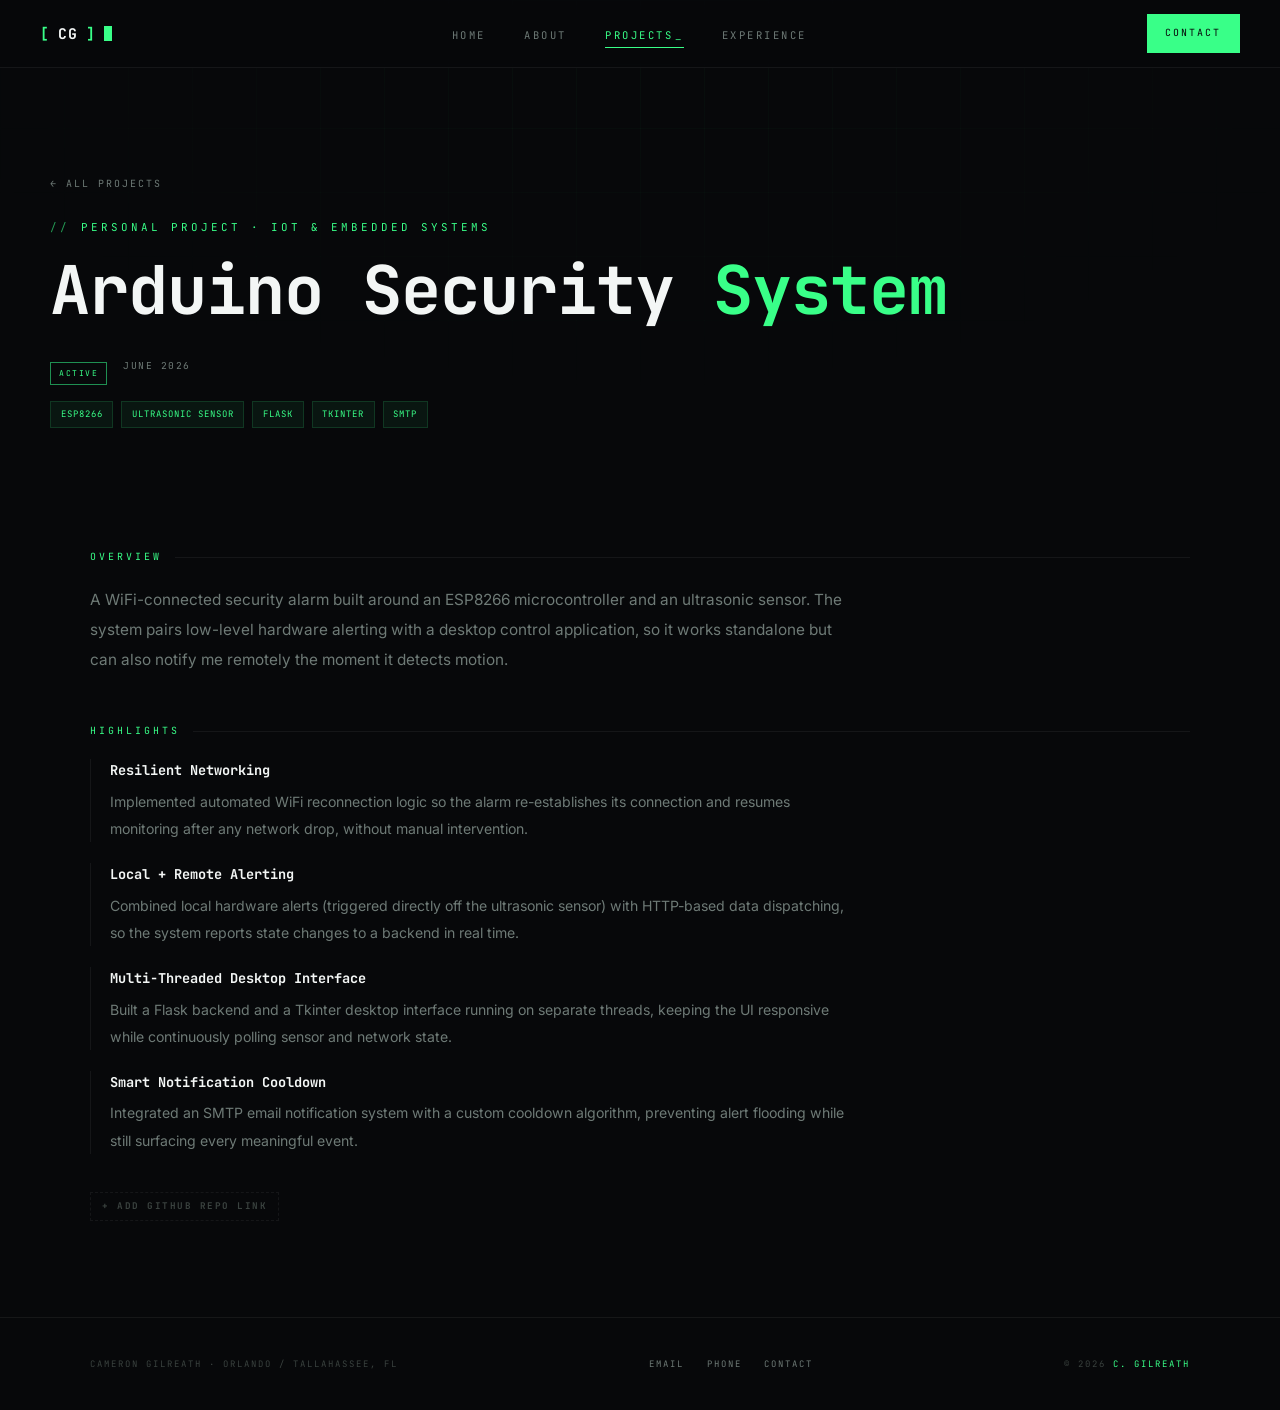
<file: projects/arduino-security-system.html>
<!DOCTYPE html>
<html lang="en">
<head>
<meta charset="UTF-8">
<meta name="viewport" content="width=device-width, initial-scale=1.0">
<title>Arduino Security System — Cameron Gilreath</title>
<meta name="description" content="A WiFi-connected security alarm built with an ESP8266, ultrasonic sensing, and a Flask/Tkinter control interface.">
<link rel="preconnect" href="https://fonts.googleapis.com">
<link rel="preconnect" href="https://fonts.gstatic.com" crossorigin>
<link href="https://fonts.googleapis.com/css2?family=Inter:wght@400;500;600&family=JetBrains+Mono:wght@400;500;700;800&display=swap" rel="stylesheet">
<link rel="stylesheet" href="../assets/css/style.css">
</head>
<body>

<nav class="site-nav">
  <a href="../index.html" class="nav-logo"><span class="br">[</span>CG<span class="br">]</span><span class="cursor"></span></a>
  <ul class="nav-links">
    <li><a href="../index.html">Home</a></li>
    <li><a href="../about.html">About</a></li>
    <li><a href="../projects.html" class="active">Projects</a></li>
    <li><a href="../experience.html">Experience</a></li>
  </ul>
  <a href="../contact.html" class="nav-cta">Contact</a>
  <button class="nav-toggle" aria-label="Toggle menu"><span></span><span></span><span></span></button>
</nav>
<div class="nav-mobile-panel">
  <a href="../index.html">Home</a>
  <a href="../about.html">About</a>
  <a href="../projects.html" class="active">Projects</a>
  <a href="../experience.html">Experience</a>
  <a href="../contact.html">Contact</a>
</div>

<div class="page-head wrap" data-reveal>
  <a href="../projects.html" class="pd-back">← All Projects</a>
  <p class="eyebrow">Personal Project &middot; IoT &amp; Embedded Systems</p>
  <h1 class="page-title">Arduino Security <span class="accent">System</span></h1>
  <div class="pd-meta-row">
    <span class="proj-status">Active</span>
    <span class="proj-date">June 2026</span>
  </div>
  <div class="proj-tags">
    <span>ESP8266</span><span>Ultrasonic Sensor</span><span>Flask</span><span>Tkinter</span><span>SMTP</span>
  </div>
</div>

<section class="section" style="border-top:none; padding-top:0;">
  <div class="wrap">

    <div class="pd-section" data-reveal>
      <p class="pd-section-title">Overview</p>
      <p class="pd-overview">A WiFi-connected security alarm built around an ESP8266 microcontroller and an ultrasonic sensor. The system pairs low-level hardware alerting with a desktop control application, so it works standalone but can also notify me remotely the moment it detects motion.</p>
    </div>

    <div class="pd-section" data-reveal>
      <p class="pd-section-title">Highlights</p>
      <div class="pd-highlights">
        <div class="pd-highlight-item">
          <strong>Resilient Networking</strong>
          <span>Implemented automated WiFi reconnection logic so the alarm re-establishes its connection and resumes monitoring after any network drop, without manual intervention.</span>
        </div>
        <div class="pd-highlight-item">
          <strong>Local + Remote Alerting</strong>
          <span>Combined local hardware alerts (triggered directly off the ultrasonic sensor) with HTTP-based data dispatching, so the system reports state changes to a backend in real time.</span>
        </div>
        <div class="pd-highlight-item">
          <strong>Multi-Threaded Desktop Interface</strong>
          <span>Built a Flask backend and a Tkinter desktop interface running on separate threads, keeping the UI responsive while continuously polling sensor and network state.</span>
        </div>
        <div class="pd-highlight-item">
          <strong>Smart Notification Cooldown</strong>
          <span>Integrated an SMTP email notification system with a custom cooldown algorithm, preventing alert flooding while still surfacing every meaningful event.</span>
        </div>
      </div>
    </div>

    <div class="pd-links" data-reveal>
      <!-- TODO: replace with real repo, e.g. <a href="https://github.com/username/repo" class="btn btn-ghost" target="_blank" rel="noopener">View on GitHub</a> -->
      <span class="btn btn-ghost proj-gh-placeholder" style="border-style:dashed;">+ Add GitHub Repo Link</span>
    </div>

  </div>
</section>

<footer class="site-footer">
  <div class="wrap footer-inner">
    <span class="mono">Cameron Gilreath &middot; Orlando / Tallahassee, FL</span>
    <div class="footer-links">
      <a href="mailto:cameron.a.gilreath@gmail.com">Email</a>
      <a href="tel:+14077663661">Phone</a>
      <a href="../contact.html">Contact</a>
    </div>
    <span class="mono">&copy; 2026 <span class="accent">C. Gilreath</span></span>
  </div>
</footer>

<script src="../assets/js/main.js"></script>
</body>
</html>
</file>
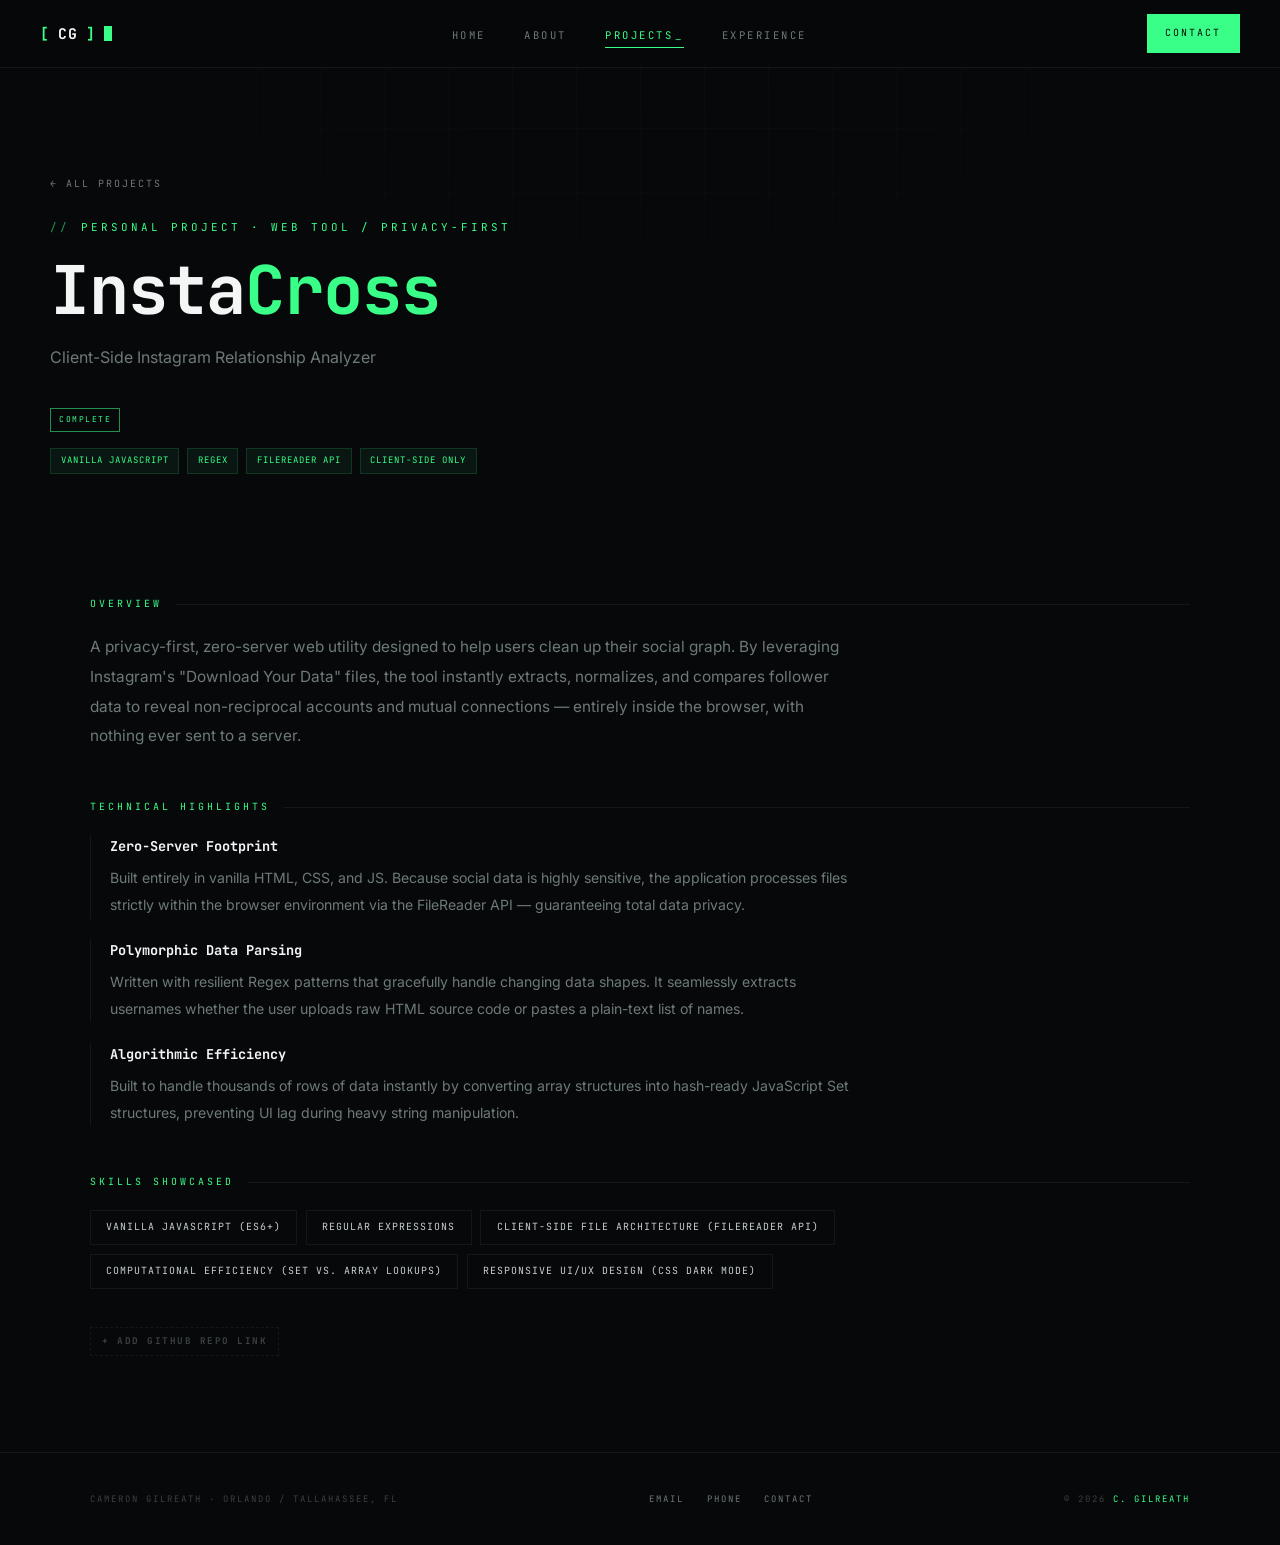
<file: projects/instacross.html>
<!DOCTYPE html>
<html lang="en">
<head>
<meta charset="UTF-8">
<meta name="viewport" content="width=device-width, initial-scale=1.0">
<title>InstaCross — Cameron Gilreath</title>
<meta name="description" content="A privacy-first, zero-server web utility that analyzes Instagram follower data entirely client-side.">
<link rel="preconnect" href="https://fonts.googleapis.com">
<link rel="preconnect" href="https://fonts.gstatic.com" crossorigin>
<link href="https://fonts.googleapis.com/css2?family=Inter:wght@400;500;600&family=JetBrains+Mono:wght@400;500;700;800&display=swap" rel="stylesheet">
<link rel="stylesheet" href="../assets/css/style.css">
</head>
<body>

<nav class="site-nav">
  <a href="../index.html" class="nav-logo"><span class="br">[</span>CG<span class="br">]</span><span class="cursor"></span></a>
  <ul class="nav-links">
    <li><a href="../index.html">Home</a></li>
    <li><a href="../about.html">About</a></li>
    <li><a href="../projects.html" class="active">Projects</a></li>
    <li><a href="../experience.html">Experience</a></li>
  </ul>
  <a href="../contact.html" class="nav-cta">Contact</a>
  <button class="nav-toggle" aria-label="Toggle menu"><span></span><span></span><span></span></button>
</nav>
<div class="nav-mobile-panel">
  <a href="../index.html">Home</a>
  <a href="../about.html">About</a>
  <a href="../projects.html" class="active">Projects</a>
  <a href="../experience.html">Experience</a>
  <a href="../contact.html">Contact</a>
</div>

<div class="page-head wrap" data-reveal>
  <a href="../projects.html" class="pd-back">← All Projects</a>
  <p class="eyebrow">Personal Project &middot; Web Tool / Privacy-First</p>
  <h1 class="page-title">Insta<span class="accent">Cross</span></h1>
  <p class="page-sub">Client-Side Instagram Relationship Analyzer</p>
  <div class="pd-meta-row">
    <span class="proj-status">Complete</span>
  </div>
  <div class="proj-tags">
    <span>Vanilla JavaScript</span><span>Regex</span><span>FileReader API</span><span>Client-Side Only</span>
  </div>
</div>

<section class="section" style="border-top:none; padding-top:0;">
  <div class="wrap">

    <div class="pd-section" data-reveal>
      <p class="pd-section-title">Overview</p>
      <p class="pd-overview">A privacy-first, zero-server web utility designed to help users clean up their social graph. By leveraging Instagram's "Download Your Data" files, the tool instantly extracts, normalizes, and compares follower data to reveal non-reciprocal accounts and mutual connections — entirely inside the browser, with nothing ever sent to a server.</p>
    </div>

    <div class="pd-section" data-reveal>
      <p class="pd-section-title">Technical Highlights</p>
      <div class="pd-highlights">
        <div class="pd-highlight-item">
          <strong>Zero-Server Footprint</strong>
          <span>Built entirely in vanilla HTML, CSS, and JS. Because social data is highly sensitive, the application processes files strictly within the browser environment via the FileReader API — guaranteeing total data privacy.</span>
        </div>
        <div class="pd-highlight-item">
          <strong>Polymorphic Data Parsing</strong>
          <span>Written with resilient Regex patterns that gracefully handle changing data shapes. It seamlessly extracts usernames whether the user uploads raw HTML source code or pastes a plain-text list of names.</span>
        </div>
        <div class="pd-highlight-item">
          <strong>Algorithmic Efficiency</strong>
          <span>Built to handle thousands of rows of data instantly by converting array structures into hash-ready JavaScript Set structures, preventing UI lag during heavy string manipulation.</span>
        </div>
      </div>
    </div>

    <div class="pd-section" data-reveal>
      <p class="pd-section-title">Skills Showcased</p>
      <div class="chips">
        <span class="chip">Vanilla JavaScript (ES6+)</span>
        <span class="chip">Regular Expressions</span>
        <span class="chip">Client-Side File Architecture (FileReader API)</span>
        <span class="chip">Computational Efficiency (Set vs. Array Lookups)</span>
        <span class="chip">Responsive UI/UX Design (CSS Dark Mode)</span>
      </div>
    </div>

    <div class="pd-links" data-reveal>
      <!-- TODO: replace with real repo, e.g. <a href="https://github.com/username/repo" class="btn btn-ghost" target="_blank" rel="noopener">View on GitHub</a> -->
      <span class="btn btn-ghost proj-gh-placeholder" style="border-style:dashed;">+ Add GitHub Repo Link</span>
    </div>

  </div>
</section>

<footer class="site-footer">
  <div class="wrap footer-inner">
    <span class="mono">Cameron Gilreath &middot; Orlando / Tallahassee, FL</span>
    <div class="footer-links">
      <a href="mailto:cameron.a.gilreath@gmail.com">Email</a>
      <a href="tel:+14077663661">Phone</a>
      <a href="../contact.html">Contact</a>
    </div>
    <span class="mono">&copy; 2026 <span class="accent">C. Gilreath</span></span>
  </div>
</footer>

<script src="../assets/js/main.js"></script>
</body>
</html>
</file>
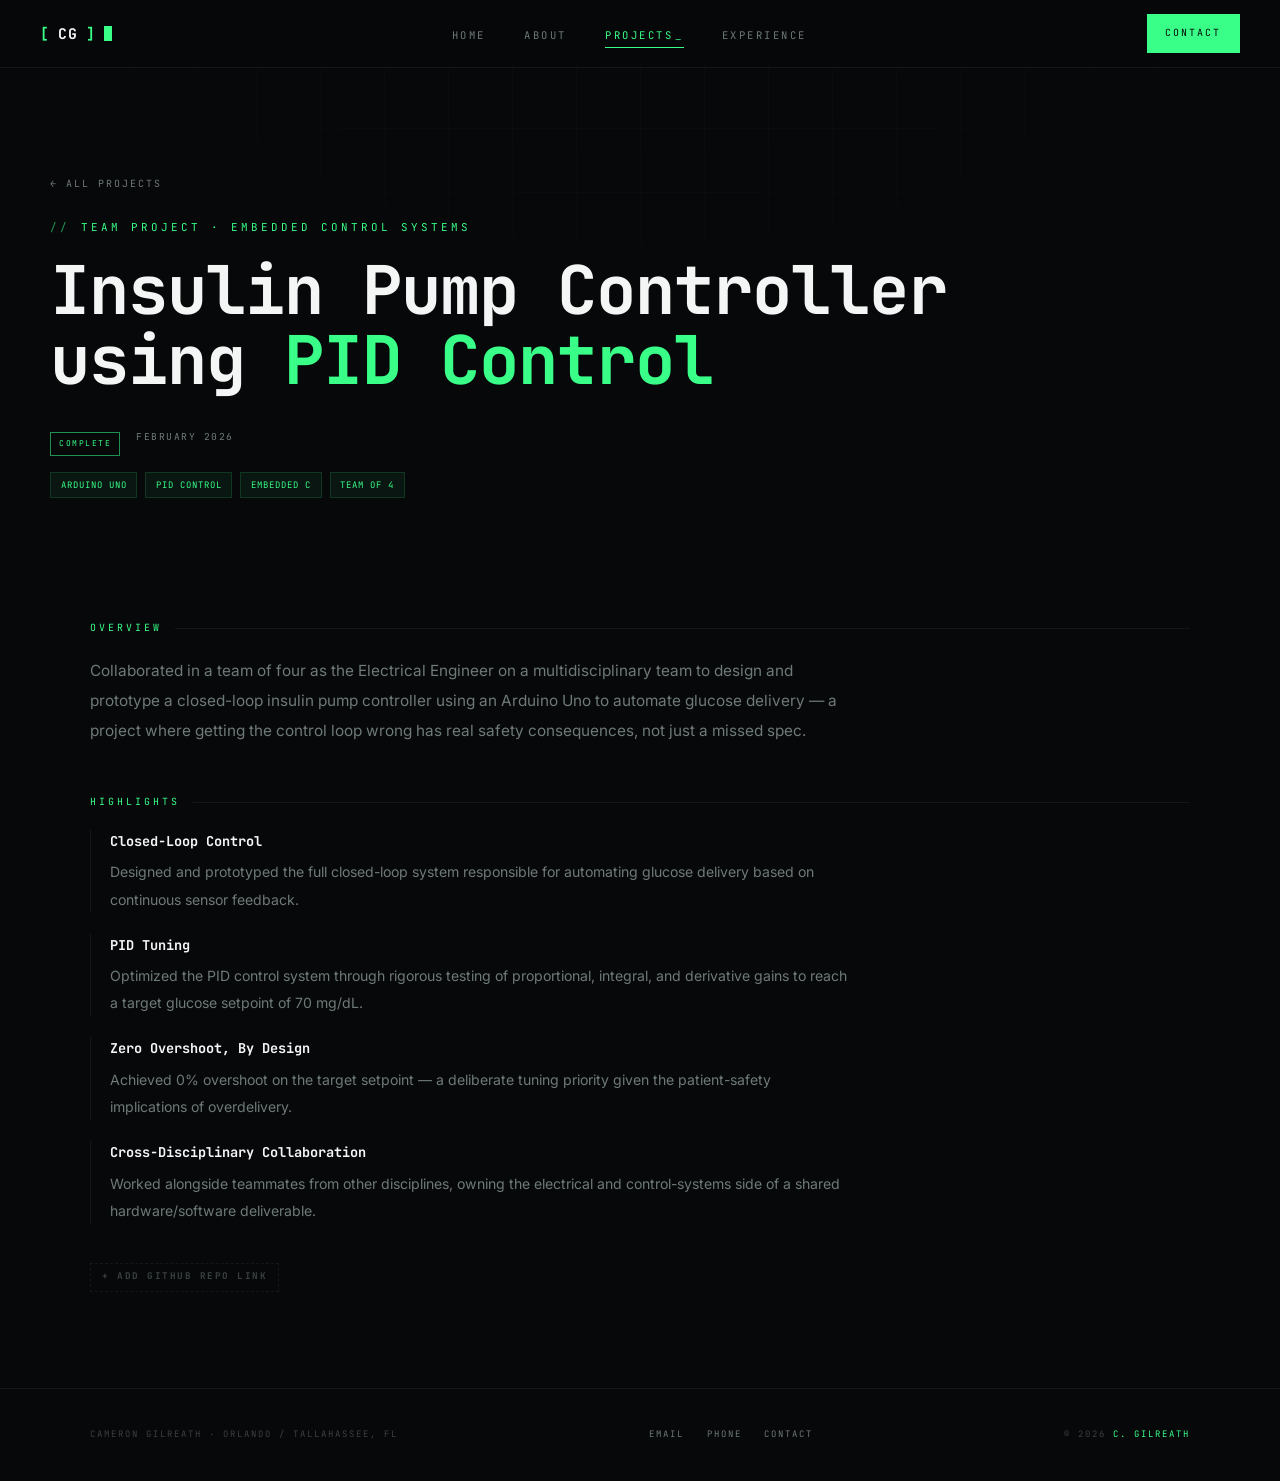
<file: projects/insulin-pump-controller.html>
<!DOCTYPE html>
<html lang="en">
<head>
<meta charset="UTF-8">
<meta name="viewport" content="width=device-width, initial-scale=1.0">
<title>Insulin Pump Controller — Cameron Gilreath</title>
<meta name="description" content="A closed-loop insulin pump controller built with a multidisciplinary team, tuned via PID control to 0% overshoot.">
<link rel="preconnect" href="https://fonts.googleapis.com">
<link rel="preconnect" href="https://fonts.gstatic.com" crossorigin>
<link href="https://fonts.googleapis.com/css2?family=Inter:wght@400;500;600&family=JetBrains+Mono:wght@400;500;700;800&display=swap" rel="stylesheet">
<link rel="stylesheet" href="../assets/css/style.css">
</head>
<body>

<nav class="site-nav">
  <a href="../index.html" class="nav-logo"><span class="br">[</span>CG<span class="br">]</span><span class="cursor"></span></a>
  <ul class="nav-links">
    <li><a href="../index.html">Home</a></li>
    <li><a href="../about.html">About</a></li>
    <li><a href="../projects.html" class="active">Projects</a></li>
    <li><a href="../experience.html">Experience</a></li>
  </ul>
  <a href="../contact.html" class="nav-cta">Contact</a>
  <button class="nav-toggle" aria-label="Toggle menu"><span></span><span></span><span></span></button>
</nav>
<div class="nav-mobile-panel">
  <a href="../index.html">Home</a>
  <a href="../about.html">About</a>
  <a href="../projects.html" class="active">Projects</a>
  <a href="../experience.html">Experience</a>
  <a href="../contact.html">Contact</a>
</div>

<div class="page-head wrap" data-reveal>
  <a href="../projects.html" class="pd-back">← All Projects</a>
  <p class="eyebrow">Team Project &middot; Embedded Control Systems</p>
  <h1 class="page-title">Insulin Pump Controller<br>using <span class="accent">PID Control</span></h1>
  <div class="pd-meta-row">
    <span class="proj-status">Complete</span>
    <span class="proj-date">February 2026</span>
  </div>
  <div class="proj-tags">
    <span>Arduino Uno</span><span>PID Control</span><span>Embedded C</span><span>Team of 4</span>
  </div>
</div>

<section class="section" style="border-top:none; padding-top:0;">
  <div class="wrap">

    <div class="pd-section" data-reveal>
      <p class="pd-section-title">Overview</p>
      <p class="pd-overview">Collaborated in a team of four as the Electrical Engineer on a multidisciplinary team to design and prototype a closed-loop insulin pump controller using an Arduino Uno to automate glucose delivery — a project where getting the control loop wrong has real safety consequences, not just a missed spec.</p>
    </div>

    <div class="pd-section" data-reveal>
      <p class="pd-section-title">Highlights</p>
      <div class="pd-highlights">
        <div class="pd-highlight-item">
          <strong>Closed-Loop Control</strong>
          <span>Designed and prototyped the full closed-loop system responsible for automating glucose delivery based on continuous sensor feedback.</span>
        </div>
        <div class="pd-highlight-item">
          <strong>PID Tuning</strong>
          <span>Optimized the PID control system through rigorous testing of proportional, integral, and derivative gains to reach a target glucose setpoint of 70 mg/dL.</span>
        </div>
        <div class="pd-highlight-item">
          <strong>Zero Overshoot, By Design</strong>
          <span>Achieved 0% overshoot on the target setpoint — a deliberate tuning priority given the patient-safety implications of overdelivery.</span>
        </div>
        <div class="pd-highlight-item">
          <strong>Cross-Disciplinary Collaboration</strong>
          <span>Worked alongside teammates from other disciplines, owning the electrical and control-systems side of a shared hardware/software deliverable.</span>
        </div>
      </div>
    </div>

    <div class="pd-links" data-reveal>
      <!-- TODO: replace with real repo, e.g. <a href="https://github.com/username/repo" class="btn btn-ghost" target="_blank" rel="noopener">View on GitHub</a> -->
      <span class="btn btn-ghost proj-gh-placeholder" style="border-style:dashed;">+ Add GitHub Repo Link</span>
    </div>

  </div>
</section>

<footer class="site-footer">
  <div class="wrap footer-inner">
    <span class="mono">Cameron Gilreath &middot; Orlando / Tallahassee, FL</span>
    <div class="footer-links">
      <a href="mailto:cameron.a.gilreath@gmail.com">Email</a>
      <a href="tel:+14077663661">Phone</a>
      <a href="../contact.html">Contact</a>
    </div>
    <span class="mono">&copy; 2026 <span class="accent">C. Gilreath</span></span>
  </div>
</footer>

<script src="../assets/js/main.js"></script>
</body>
</html>
</file>
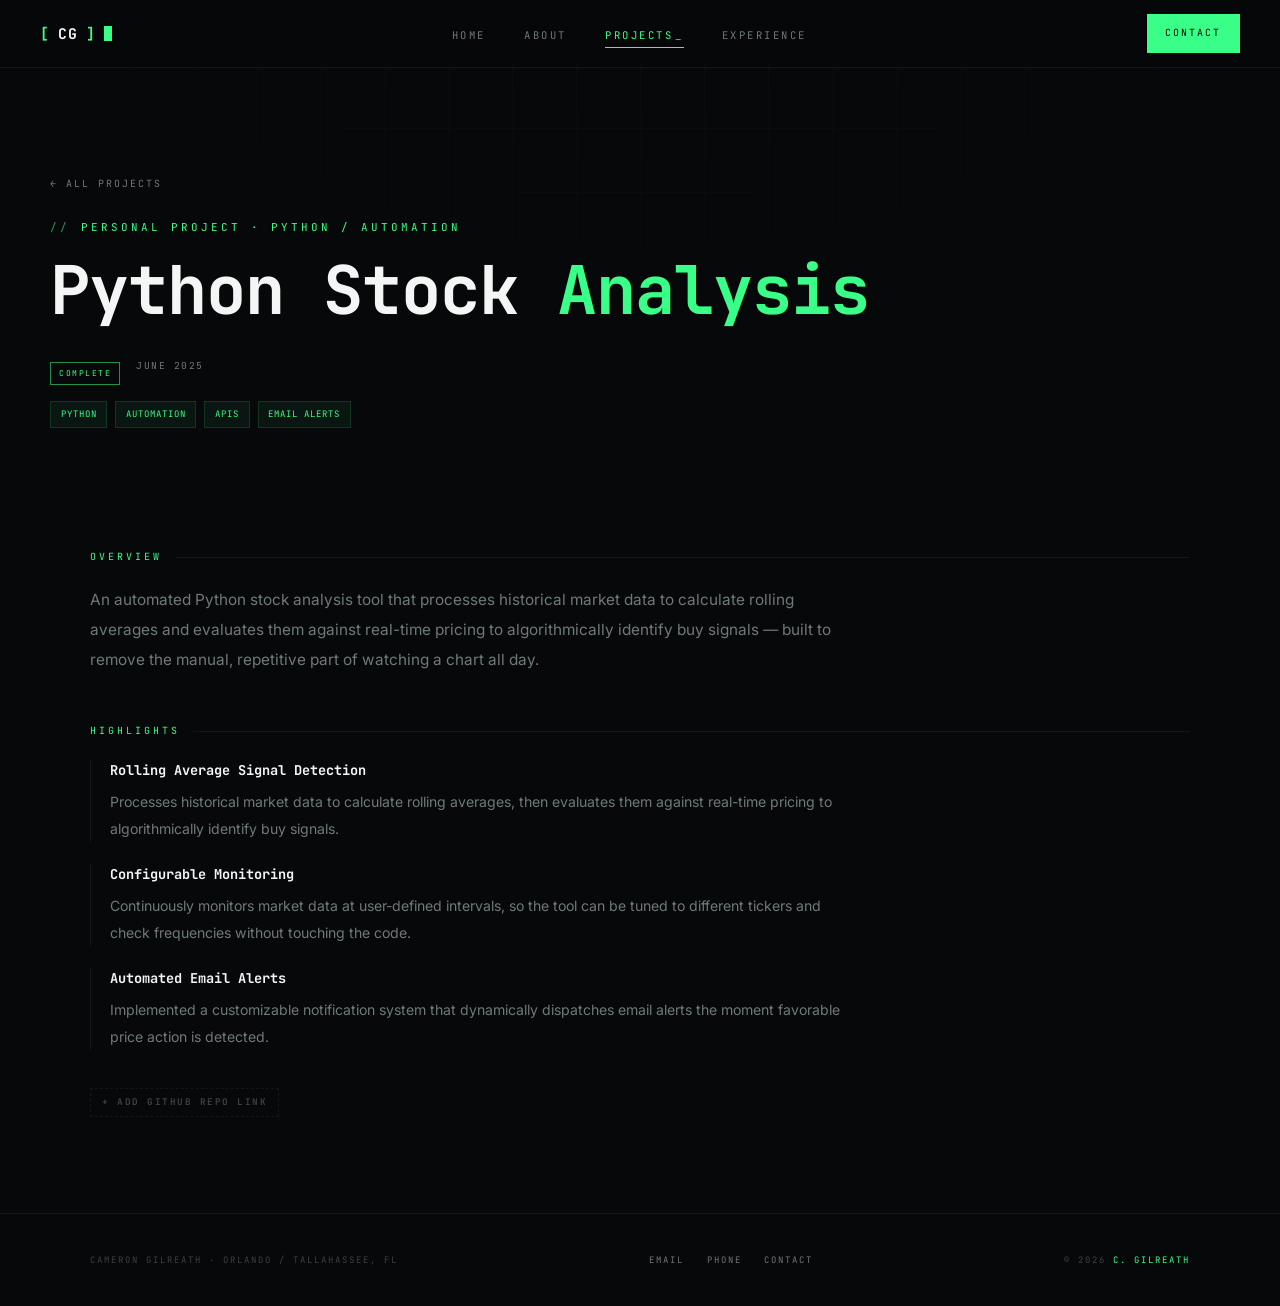
<file: projects/python-stock-analysis.html>
<!DOCTYPE html>
<html lang="en">
<head>
<meta charset="UTF-8">
<meta name="viewport" content="width=device-width, initial-scale=1.0">
<title>Python Stock Analysis — Cameron Gilreath</title>
<meta name="description" content="An automated Python tool that analyzes historical and real-time market data to identify buy signals and dispatch email alerts.">
<link rel="preconnect" href="https://fonts.googleapis.com">
<link rel="preconnect" href="https://fonts.gstatic.com" crossorigin>
<link href="https://fonts.googleapis.com/css2?family=Inter:wght@400;500;600&family=JetBrains+Mono:wght@400;500;700;800&display=swap" rel="stylesheet">
<link rel="stylesheet" href="../assets/css/style.css">
</head>
<body>

<nav class="site-nav">
  <a href="../index.html" class="nav-logo"><span class="br">[</span>CG<span class="br">]</span><span class="cursor"></span></a>
  <ul class="nav-links">
    <li><a href="../index.html">Home</a></li>
    <li><a href="../about.html">About</a></li>
    <li><a href="../projects.html" class="active">Projects</a></li>
    <li><a href="../experience.html">Experience</a></li>
  </ul>
  <a href="../contact.html" class="nav-cta">Contact</a>
  <button class="nav-toggle" aria-label="Toggle menu"><span></span><span></span><span></span></button>
</nav>
<div class="nav-mobile-panel">
  <a href="../index.html">Home</a>
  <a href="../about.html">About</a>
  <a href="../projects.html" class="active">Projects</a>
  <a href="../experience.html">Experience</a>
  <a href="../contact.html">Contact</a>
</div>

<div class="page-head wrap" data-reveal>
  <a href="../projects.html" class="pd-back">← All Projects</a>
  <p class="eyebrow">Personal Project &middot; Python / Automation</p>
  <h1 class="page-title">Python Stock <span class="accent">Analysis</span></h1>
  <div class="pd-meta-row">
    <span class="proj-status">Complete</span>
    <span class="proj-date">June 2025</span>
  </div>
  <div class="proj-tags">
    <span>Python</span><span>Automation</span><span>APIs</span><span>Email Alerts</span>
  </div>
</div>

<section class="section" style="border-top:none; padding-top:0;">
  <div class="wrap">

    <div class="pd-section" data-reveal>
      <p class="pd-section-title">Overview</p>
      <p class="pd-overview">An automated Python stock analysis tool that processes historical market data to calculate rolling averages and evaluates them against real-time pricing to algorithmically identify buy signals — built to remove the manual, repetitive part of watching a chart all day.</p>
    </div>

    <div class="pd-section" data-reveal>
      <p class="pd-section-title">Highlights</p>
      <div class="pd-highlights">
        <div class="pd-highlight-item">
          <strong>Rolling Average Signal Detection</strong>
          <span>Processes historical market data to calculate rolling averages, then evaluates them against real-time pricing to algorithmically identify buy signals.</span>
        </div>
        <div class="pd-highlight-item">
          <strong>Configurable Monitoring</strong>
          <span>Continuously monitors market data at user-defined intervals, so the tool can be tuned to different tickers and check frequencies without touching the code.</span>
        </div>
        <div class="pd-highlight-item">
          <strong>Automated Email Alerts</strong>
          <span>Implemented a customizable notification system that dynamically dispatches email alerts the moment favorable price action is detected.</span>
        </div>
      </div>
    </div>

    <div class="pd-links" data-reveal>
      <!-- TODO: replace with real repo, e.g. <a href="https://github.com/username/repo" class="btn btn-ghost" target="_blank" rel="noopener">View on GitHub</a> -->
      <span class="btn btn-ghost proj-gh-placeholder" style="border-style:dashed;">+ Add GitHub Repo Link</span>
    </div>

  </div>
</section>

<footer class="site-footer">
  <div class="wrap footer-inner">
    <span class="mono">Cameron Gilreath &middot; Orlando / Tallahassee, FL</span>
    <div class="footer-links">
      <a href="mailto:cameron.a.gilreath@gmail.com">Email</a>
      <a href="tel:+14077663661">Phone</a>
      <a href="../contact.html">Contact</a>
    </div>
    <span class="mono">&copy; 2026 <span class="accent">C. Gilreath</span></span>
  </div>
</footer>

<script src="../assets/js/main.js"></script>
</body>
</html>
</file>
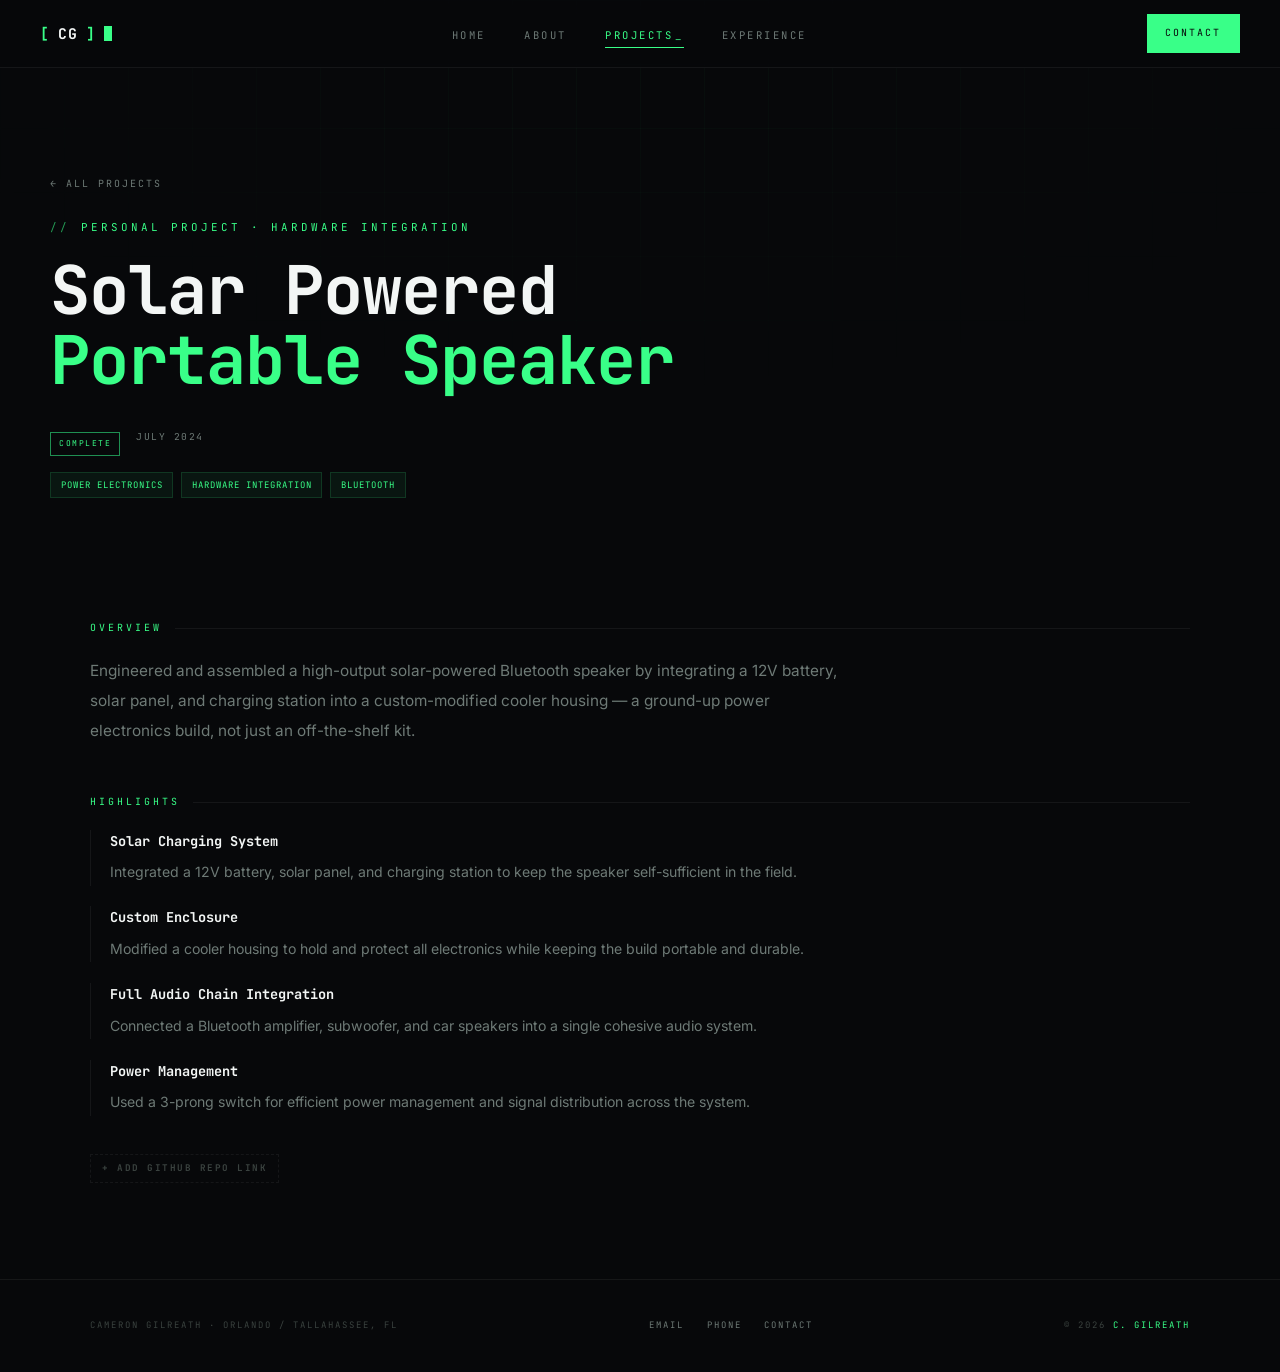
<file: projects/solar-speaker.html>
<!DOCTYPE html>
<html lang="en">
<head>
<meta charset="UTF-8">
<meta name="viewport" content="width=device-width, initial-scale=1.0">
<title>Solar Powered Portable Speaker — Cameron Gilreath</title>
<meta name="description" content="A high-output solar-powered Bluetooth speaker built into a custom-modified cooler housing.">
<link rel="preconnect" href="https://fonts.googleapis.com">
<link rel="preconnect" href="https://fonts.gstatic.com" crossorigin>
<link href="https://fonts.googleapis.com/css2?family=Inter:wght@400;500;600&family=JetBrains+Mono:wght@400;500;700;800&display=swap" rel="stylesheet">
<link rel="stylesheet" href="../assets/css/style.css">
</head>
<body>

<nav class="site-nav">
  <a href="../index.html" class="nav-logo"><span class="br">[</span>CG<span class="br">]</span><span class="cursor"></span></a>
  <ul class="nav-links">
    <li><a href="../index.html">Home</a></li>
    <li><a href="../about.html">About</a></li>
    <li><a href="../projects.html" class="active">Projects</a></li>
    <li><a href="../experience.html">Experience</a></li>
  </ul>
  <a href="../contact.html" class="nav-cta">Contact</a>
  <button class="nav-toggle" aria-label="Toggle menu"><span></span><span></span><span></span></button>
</nav>
<div class="nav-mobile-panel">
  <a href="../index.html">Home</a>
  <a href="../about.html">About</a>
  <a href="../projects.html" class="active">Projects</a>
  <a href="../experience.html">Experience</a>
  <a href="../contact.html">Contact</a>
</div>

<div class="page-head wrap" data-reveal>
  <a href="../projects.html" class="pd-back">← All Projects</a>
  <p class="eyebrow">Personal Project &middot; Hardware Integration</p>
  <h1 class="page-title">Solar Powered<br><span class="accent">Portable Speaker</span></h1>
  <div class="pd-meta-row">
    <span class="proj-status">Complete</span>
    <span class="proj-date">July 2024</span>
  </div>
  <div class="proj-tags">
    <span>Power Electronics</span><span>Hardware Integration</span><span>Bluetooth</span>
  </div>
</div>

<section class="section" style="border-top:none; padding-top:0;">
  <div class="wrap">

    <div class="pd-section" data-reveal>
      <p class="pd-section-title">Overview</p>
      <p class="pd-overview">Engineered and assembled a high-output solar-powered Bluetooth speaker by integrating a 12V battery, solar panel, and charging station into a custom-modified cooler housing — a ground-up power electronics build, not just an off-the-shelf kit.</p>
    </div>

    <div class="pd-section" data-reveal>
      <p class="pd-section-title">Highlights</p>
      <div class="pd-highlights">
        <div class="pd-highlight-item">
          <strong>Solar Charging System</strong>
          <span>Integrated a 12V battery, solar panel, and charging station to keep the speaker self-sufficient in the field.</span>
        </div>
        <div class="pd-highlight-item">
          <strong>Custom Enclosure</strong>
          <span>Modified a cooler housing to hold and protect all electronics while keeping the build portable and durable.</span>
        </div>
        <div class="pd-highlight-item">
          <strong>Full Audio Chain Integration</strong>
          <span>Connected a Bluetooth amplifier, subwoofer, and car speakers into a single cohesive audio system.</span>
        </div>
        <div class="pd-highlight-item">
          <strong>Power Management</strong>
          <span>Used a 3-prong switch for efficient power management and signal distribution across the system.</span>
        </div>
      </div>
    </div>

    <div class="pd-links" data-reveal>
      <!-- TODO: replace with real repo, e.g. <a href="https://github.com/username/repo" class="btn btn-ghost" target="_blank" rel="noopener">View on GitHub</a> -->
      <span class="btn btn-ghost proj-gh-placeholder" style="border-style:dashed;">+ Add GitHub Repo Link</span>
    </div>

  </div>
</section>

<footer class="site-footer">
  <div class="wrap footer-inner">
    <span class="mono">Cameron Gilreath &middot; Orlando / Tallahassee, FL</span>
    <div class="footer-links">
      <a href="mailto:cameron.a.gilreath@gmail.com">Email</a>
      <a href="tel:+14077663661">Phone</a>
      <a href="../contact.html">Contact</a>
    </div>
    <span class="mono">&copy; 2026 <span class="accent">C. Gilreath</span></span>
  </div>
</footer>

<script src="../assets/js/main.js"></script>
</body>
</html>
</file>
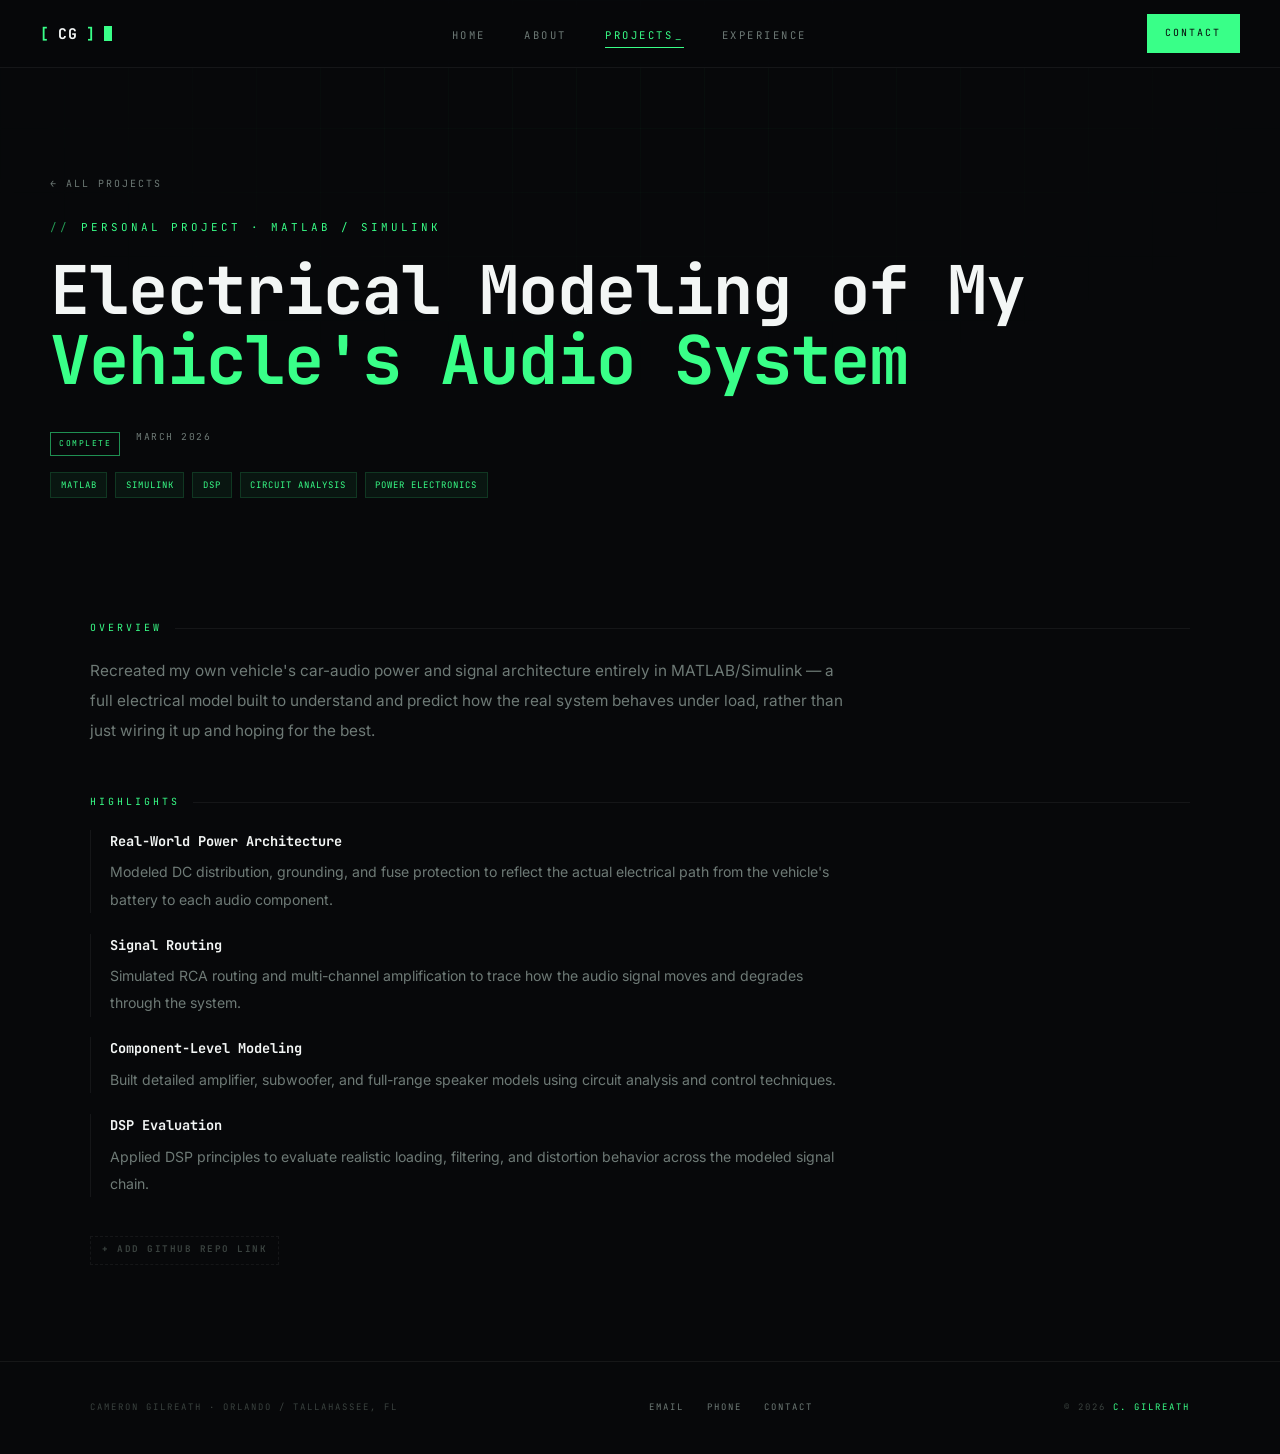
<file: projects/vehicle-audio-model.html>
<!DOCTYPE html>
<html lang="en">
<head>
<meta charset="UTF-8">
<meta name="viewport" content="width=device-width, initial-scale=1.0">
<title>Vehicle Audio System Model — Cameron Gilreath</title>
<meta name="description" content="A full MATLAB/Simulink electrical model of a car-audio system, covering power distribution, grounding, amplification, and DSP filtering.">
<link rel="preconnect" href="https://fonts.googleapis.com">
<link rel="preconnect" href="https://fonts.gstatic.com" crossorigin>
<link href="https://fonts.googleapis.com/css2?family=Inter:wght@400;500;600&family=JetBrains+Mono:wght@400;500;700;800&display=swap" rel="stylesheet">
<link rel="stylesheet" href="../assets/css/style.css">
</head>
<body>

<nav class="site-nav">
  <a href="../index.html" class="nav-logo"><span class="br">[</span>CG<span class="br">]</span><span class="cursor"></span></a>
  <ul class="nav-links">
    <li><a href="../index.html">Home</a></li>
    <li><a href="../about.html">About</a></li>
    <li><a href="../projects.html" class="active">Projects</a></li>
    <li><a href="../experience.html">Experience</a></li>
  </ul>
  <a href="../contact.html" class="nav-cta">Contact</a>
  <button class="nav-toggle" aria-label="Toggle menu"><span></span><span></span><span></span></button>
</nav>
<div class="nav-mobile-panel">
  <a href="../index.html">Home</a>
  <a href="../about.html">About</a>
  <a href="../projects.html" class="active">Projects</a>
  <a href="../experience.html">Experience</a>
  <a href="../contact.html">Contact</a>
</div>

<div class="page-head wrap" data-reveal>
  <a href="../projects.html" class="pd-back">← All Projects</a>
  <p class="eyebrow">Personal Project &middot; MATLAB / Simulink</p>
  <h1 class="page-title">Electrical Modeling of My<br><span class="accent">Vehicle's Audio System</span></h1>
  <div class="pd-meta-row">
    <span class="proj-status">Complete</span>
    <span class="proj-date">March 2026</span>
  </div>
  <div class="proj-tags">
    <span>MATLAB</span><span>Simulink</span><span>DSP</span><span>Circuit Analysis</span><span>Power Electronics</span>
  </div>
</div>

<section class="section" style="border-top:none; padding-top:0;">
  <div class="wrap">

    <div class="pd-section" data-reveal>
      <p class="pd-section-title">Overview</p>
      <p class="pd-overview">Recreated my own vehicle's car-audio power and signal architecture entirely in MATLAB/Simulink — a full electrical model built to understand and predict how the real system behaves under load, rather than just wiring it up and hoping for the best.</p>
    </div>

    <div class="pd-section" data-reveal>
      <p class="pd-section-title">Highlights</p>
      <div class="pd-highlights">
        <div class="pd-highlight-item">
          <strong>Real-World Power Architecture</strong>
          <span>Modeled DC distribution, grounding, and fuse protection to reflect the actual electrical path from the vehicle's battery to each audio component.</span>
        </div>
        <div class="pd-highlight-item">
          <strong>Signal Routing</strong>
          <span>Simulated RCA routing and multi-channel amplification to trace how the audio signal moves and degrades through the system.</span>
        </div>
        <div class="pd-highlight-item">
          <strong>Component-Level Modeling</strong>
          <span>Built detailed amplifier, subwoofer, and full-range speaker models using circuit analysis and control techniques.</span>
        </div>
        <div class="pd-highlight-item">
          <strong>DSP Evaluation</strong>
          <span>Applied DSP principles to evaluate realistic loading, filtering, and distortion behavior across the modeled signal chain.</span>
        </div>
      </div>
    </div>

    <div class="pd-links" data-reveal>
      <!-- TODO: replace with real repo, e.g. <a href="https://github.com/username/repo" class="btn btn-ghost" target="_blank" rel="noopener">View on GitHub</a> -->
      <span class="btn btn-ghost proj-gh-placeholder" style="border-style:dashed;">+ Add GitHub Repo Link</span>
    </div>

  </div>
</section>

<footer class="site-footer">
  <div class="wrap footer-inner">
    <span class="mono">Cameron Gilreath &middot; Orlando / Tallahassee, FL</span>
    <div class="footer-links">
      <a href="mailto:cameron.a.gilreath@gmail.com">Email</a>
      <a href="tel:+14077663661">Phone</a>
      <a href="../contact.html">Contact</a>
    </div>
    <span class="mono">&copy; 2026 <span class="accent">C. Gilreath</span></span>
  </div>
</footer>

<script src="../assets/js/main.js"></script>
</body>
</html>
</file>
<file: assets/css/style.css>
/* ============================================================
   Cameron Gilreath — Portfolio
   Bold & Technical theme
   ============================================================ */

:root {
  --bg:        #07080A;
  --bg-alt:    #0C0E11;
  --surface:   #101318;
  --surface-2: #15191F;
  --line:      rgba(57, 255, 136, 0.14);
  --line-dim:  rgba(255, 255, 255, 0.06);
  --accent:    #39FF88;
  --accent-2:  #FF6A3D;
  --accent-dim:#1F8F52;
  --bright:    #F3F6F5;
  --text:      #C6D0CC;
  --muted:     #6E7A76;
  --dim:       #3A423F;
  --danger:    #FF4D4D;
  --mono: 'JetBrains Mono', 'Space Mono', monospace;
  --sans: 'Inter', -apple-system, BlinkMacSystemFont, sans-serif;
  --ease: cubic-bezier(0.16, 1, 0.3, 1);
}

* { box-sizing: border-box; margin: 0; padding: 0; }
html { scroll-behavior: smooth; }

body {
  background: var(--bg);
  color: var(--text);
  font-family: var(--sans);
  line-height: 1.7;
  overflow-x: hidden;
  position: relative;
}

/* Blueprint grid backdrop */
body::before {
  content: '';
  position: fixed;
  inset: 0;
  z-index: 0;
  pointer-events: none;
  background-image:
    linear-gradient(rgba(57, 255, 136, 0.035) 1px, transparent 1px),
    linear-gradient(90deg, rgba(57, 255, 136, 0.035) 1px, transparent 1px);
  background-size: 64px 64px;
  mask-image: radial-gradient(ellipse 80% 60% at 50% 0%, black 0%, transparent 75%);
}

a { color: inherit; }
ul { list-style: none; }
img { max-width: 100%; display: block; }

::selection { background: var(--accent); color: var(--bg); }

::-webkit-scrollbar { width: 3px; }
::-webkit-scrollbar-track { background: var(--bg); }
::-webkit-scrollbar-thumb { background: var(--accent); }

.wrap { max-width: 1180px; margin: 0 auto; padding: 0 2.5rem; position: relative; z-index: 1; }

/* ── Utility text styles ─────────────────────────── */
.mono { font-family: var(--mono); }
.eyebrow {
  font-family: var(--mono);
  font-size: 0.68rem;
  letter-spacing: 3px;
  text-transform: uppercase;
  color: var(--accent);
  display: flex; align-items: center; gap: 0.7rem;
}
.eyebrow::before { content: '//'; opacity: 0.6; }

.page-head { padding: 10.5rem 0 3.5rem; position: relative; }
.page-title {
  font-family: var(--mono);
  font-weight: 700;
  font-size: clamp(2.4rem, 5.5vw, 4.2rem);
  color: var(--bright);
  letter-spacing: -1px;
  margin-top: 1.1rem;
  line-height: 1.05;
}
.page-title .accent { color: var(--accent); }
.page-sub {
  color: var(--muted);
  font-size: 1rem;
  max-width: 560px;
  margin-top: 1.2rem;
}

/* ============================================================
   NAV
   ============================================================ */
.site-nav {
  position: fixed;
  top: 0; left: 0; right: 0;
  z-index: 500;
  height: 68px;
  display: flex;
  align-items: center;
  justify-content: space-between;
  padding: 0 2.5rem;
  background: rgba(7, 8, 10, 0.82);
  backdrop-filter: blur(18px);
  -webkit-backdrop-filter: blur(18px);
  border-bottom: 1px solid var(--line-dim);
}

.nav-logo {
  font-family: var(--mono);
  font-weight: 700;
  font-size: 0.92rem;
  letter-spacing: 1px;
  text-decoration: none;
  color: var(--bright);
  display: flex; align-items: center; gap: 0.5rem;
}
.nav-logo .br { color: var(--accent); }
.nav-logo .cursor {
  width: 8px; height: 15px;
  background: var(--accent);
  display: inline-block;
  animation: blink 1.1s step-end infinite;
}
@keyframes blink { 0%, 49% { opacity: 1; } 50%, 100% { opacity: 0; } }

.nav-links {
  display: flex;
  align-items: center;
  gap: 2.4rem;
}
.nav-links a {
  font-family: var(--mono);
  font-size: 0.66rem;
  letter-spacing: 2.5px;
  text-transform: uppercase;
  text-decoration: none;
  color: var(--muted);
  position: relative;
  padding: 0.4rem 0;
  transition: color 0.25s ease;
}
.nav-links a::before {
  content: '';
  position: absolute;
  left: 0; bottom: 0;
  height: 1px; width: 0;
  background: var(--accent);
  transition: width 0.3s var(--ease);
}
.nav-links a:hover { color: var(--bright); }
.nav-links a:hover::before { width: 100%; }
.nav-links a.active { color: var(--accent); }
.nav-links a.active::before { width: 100%; }
.nav-links a.active::after { content: '_'; margin-left: 2px; animation: blink 1.1s step-end infinite; }

.nav-cta {
  font-family: var(--mono);
  font-size: 0.62rem;
  letter-spacing: 2px;
  text-transform: uppercase;
  text-decoration: none;
  color: var(--bg);
  background: var(--accent);
  padding: 0.6rem 1.1rem;
  border: 1px solid var(--accent);
  transition: all 0.25s ease;
}
.nav-cta:hover { background: transparent; color: var(--accent); box-shadow: 0 0 18px rgba(57,255,136,0.25); }

.nav-toggle {
  display: none;
  flex-direction: column;
  gap: 5px;
  background: none;
  border: none;
  cursor: pointer;
  padding: 0.4rem;
}
.nav-toggle span { width: 22px; height: 2px; background: var(--accent); transition: all 0.25s ease; }

.nav-mobile-panel {
  position: fixed;
  top: 68px; left: 0; right: 0;
  background: var(--bg-alt);
  border-bottom: 1px solid var(--line);
  z-index: 499;
  display: flex; flex-direction: column;
  padding: 1.5rem 2.5rem 2rem;
  gap: 1.4rem;
  transform: translateY(-8px);
  opacity: 0;
  pointer-events: none;
  transition: all 0.3s var(--ease);
}
.nav-mobile-panel.open { transform: translateY(0); opacity: 1; pointer-events: auto; }
.nav-mobile-panel a {
  font-family: var(--mono);
  font-size: 0.85rem;
  letter-spacing: 2px;
  text-transform: uppercase;
  text-decoration: none;
  color: var(--text);
}
.nav-mobile-panel a.active { color: var(--accent); }

/* ============================================================
   BUTTONS
   ============================================================ */
.btn {
  display: inline-flex; align-items: center; gap: 0.6rem;
  font-family: var(--mono);
  font-size: 0.68rem;
  letter-spacing: 2.5px;
  text-transform: uppercase;
  font-weight: 700;
  text-decoration: none;
  padding: 1rem 1.9rem;
  border: 1px solid transparent;
  cursor: pointer;
  transition: all 0.3s var(--ease);
}
.btn-fill { background: var(--accent); color: var(--bg); border-color: var(--accent); }
.btn-fill:hover { background: transparent; color: var(--accent); box-shadow: 0 0 26px rgba(57,255,136,0.2); transform: translateY(-2px); }
.btn-ghost { background: transparent; color: var(--text); border-color: var(--line-dim); }
.btn-ghost:hover { border-color: var(--accent); color: var(--accent); transform: translateY(-2px); }
.btn-row { display: flex; gap: 1rem; flex-wrap: wrap; }

/* ============================================================
   HERO (index.html)
   ============================================================ */
#hero {
  min-height: 100vh;
  display: flex; align-items: center;
  padding: 8rem 0 4rem;
  position: relative;
}
.hero-grid {
  display: grid;
  grid-template-columns: 1.15fr 0.85fr;
  gap: 4rem;
  align-items: center;
  width: 100%;
}

.hero-name {
  font-family: var(--mono);
  font-weight: 700;
  font-size: clamp(2.6rem, 6vw, 4.6rem);
  line-height: 1.02;
  color: var(--bright);
  letter-spacing: -1.5px;
  margin: 1.2rem 0 1.4rem;
}
.hero-name .accent { color: var(--accent); }
.hero-tagline { font-size: 1.05rem; color: var(--muted); max-width: 480px; margin-bottom: 2.4rem; }
.hero-tagline strong { color: var(--text); font-weight: 600; }

/* Terminal window */
.terminal {
  background: var(--surface);
  border: 1px solid var(--line-dim);
  box-shadow: 0 30px 70px rgba(0,0,0,0.5);
}
.terminal-bar {
  display: flex; align-items: center; gap: 0.5rem;
  padding: 0.7rem 1rem;
  border-bottom: 1px solid var(--line-dim);
  background: var(--surface-2);
}
.terminal-dot { width: 9px; height: 9px; border-radius: 50%; }
.terminal-dot:nth-child(1) { background: #FF5F57; }
.terminal-dot:nth-child(2) { background: #FEBC2E; }
.terminal-dot:nth-child(3) { background: #28C840; }
.terminal-title { font-family: var(--mono); font-size: 0.62rem; color: var(--muted); margin-left: 0.6rem; letter-spacing: 1px; }
.terminal-body { padding: 1.4rem 1.6rem; font-family: var(--mono); font-size: 0.82rem; min-height: 220px; }
.terminal-line { margin-bottom: 0.65rem; color: var(--text); }
.terminal-line .prompt { color: var(--accent); margin-right: 0.5rem; }
.terminal-line .comment { color: var(--muted); }
.term-cursor {
  display: inline-block; width: 7px; height: 14px;
  background: var(--accent); vertical-align: middle;
  animation: blink 1s step-end infinite;
}

.hero-stats {
  display: grid; grid-template-columns: repeat(4, 1fr);
  margin-top: 3rem;
  border-top: 1px solid var(--line-dim);
  padding-top: 1.6rem;
}
.hstat-n { font-family: var(--mono); font-size: 1.7rem; font-weight: 700; color: var(--accent); }
.hstat-l { font-family: var(--mono); font-size: 0.52rem; letter-spacing: 1.5px; text-transform: uppercase; color: var(--muted); margin-top: 0.35rem; }

/* ============================================================
   SECTION SCAFFOLDING
   ============================================================ */
.section { padding: 6rem 0; position: relative; border-top: 1px solid var(--line-dim); }
.section-alt { background: var(--bg-alt); }
.section-head { margin-bottom: 3.2rem; }
h2.section-title {
  font-family: var(--mono); font-weight: 700;
  font-size: clamp(1.8rem, 3.2vw, 2.6rem);
  color: var(--bright); letter-spacing: -0.5px; margin-top: 0.9rem;
}
h2.section-title .accent { color: var(--accent); }
.section-foot { margin-top: 3rem; display: flex; justify-content: flex-end; }

/* ============================================================
   CARDS — generic bracket-corner card
   ============================================================ */
.bcard {
  position: relative;
  background: var(--surface);
  border: 1px solid var(--line-dim);
  transition: border-color 0.3s ease, transform 0.35s var(--ease), box-shadow 0.35s ease;
}
.bcard::before, .bcard::after {
  content: '';
  position: absolute;
  width: 14px; height: 14px;
  border-color: var(--accent);
  border-style: solid;
  opacity: 0;
  transition: opacity 0.3s ease, width 0.3s ease, height 0.3s ease;
  pointer-events: none;
}
.bcard::before { top: -1px; left: -1px; border-width: 2px 0 0 2px; }
.bcard::after { bottom: -1px; right: -1px; border-width: 0 2px 2px 0; }
.bcard:hover { border-color: rgba(57,255,136,0.28); transform: translateY(-6px); box-shadow: 0 20px 50px rgba(0,0,0,0.4); }
.bcard:hover::before, .bcard:hover::after { opacity: 1; width: 22px; height: 22px; }

/* ============================================================
   HOME — featured project preview
   ============================================================ */
.feat-grid { display: grid; grid-template-columns: repeat(3, 1fr); gap: 1.6rem; }
.feat-card { padding: 1.8rem; }
.feat-tag { font-family: var(--mono); font-size: 0.55rem; letter-spacing: 2px; text-transform: uppercase; color: var(--accent); opacity: 0.85; margin-bottom: 0.8rem; }
.feat-title { font-family: var(--mono); font-size: 1.1rem; font-weight: 700; color: var(--bright); margin-bottom: 0.7rem; }
.feat-desc { font-size: 0.84rem; color: var(--muted); line-height: 1.75; }

/* Home about teaser */
.teaser-grid { display: grid; grid-template-columns: 0.9fr 1.1fr; gap: 4rem; align-items: center; }
.teaser-frame {
  position: relative;
  border: 1px solid var(--line-dim);
  aspect-ratio: 4/5;
  overflow: hidden;
  background: var(--surface);
}
.teaser-frame img { width: 100%; height: 100%; object-fit: cover; }
.teaser-frame::before, .teaser-frame::after {
  content: ''; position: absolute; width: 18px; height: 18px;
  border-color: var(--accent); border-style: solid; z-index: 2;
}
.teaser-frame::before { top: -1px; left: -1px; border-width: 2px 0 0 2px; }
.teaser-frame::after { bottom: -1px; right: -1px; border-width: 0 2px 2px 0; }
.teaser-body p { color: var(--muted); font-size: 0.94rem; margin-bottom: 1.2rem; line-height: 1.85; }
.teaser-body p strong { color: var(--text); }
.teaser-link { font-family: var(--mono); font-size: 0.68rem; letter-spacing: 2px; text-transform: uppercase; color: var(--accent); text-decoration: none; display: inline-flex; align-items: center; gap: 0.5rem; margin-top: 0.6rem; }
.teaser-link:hover { gap: 0.9rem; }

/* ============================================================
   ABOUT PAGE
   ============================================================ */
.about-grid { display: grid; grid-template-columns: 0.85fr 1.15fr; gap: 4.5rem; }
.about-portrait { border: 1px solid var(--line-dim); aspect-ratio: 4/5; overflow: hidden; position: relative; background: var(--surface); }
.about-portrait img { width: 100%; height: 100%; object-fit: cover; }
.about-portrait::before, .about-portrait::after {
  content: ''; position: absolute; width: 20px; height: 20px;
  border-color: var(--accent); border-style: solid; z-index: 2;
}
.about-portrait::before { top: -1px; left: -1px; border-width: 2px 0 0 2px; }
.about-portrait::after { bottom: -1px; right: -1px; border-width: 0 2px 2px 0; }

.about-body p { color: var(--muted); font-size: 0.95rem; line-height: 1.9; margin-bottom: 1.3rem; }
.about-body p strong { color: var(--text); font-weight: 600; }

.info-cards { display: grid; grid-template-columns: 1fr 1fr; gap: 1.2rem; margin-top: 2.4rem; }
.info-card { padding: 1.5rem 1.6rem; }
.info-card .ic-label { font-family: var(--mono); font-size: 0.52rem; letter-spacing: 2.5px; text-transform: uppercase; color: var(--accent); margin-bottom: 0.6rem; }
.info-card .ic-title { font-family: var(--mono); font-size: 1rem; font-weight: 700; color: var(--bright); margin-bottom: 0.4rem; }
.info-card .ic-detail { font-size: 0.8rem; color: var(--muted); line-height: 1.6; }

.chip-block { margin-top: 2.6rem; }
.chip-head { font-family: var(--mono); font-size: 0.6rem; letter-spacing: 3px; text-transform: uppercase; color: var(--accent); margin-bottom: 1rem; display: flex; align-items: center; gap: 0.8rem; }
.chip-head::after { content: ''; flex: 1; height: 1px; background: var(--line-dim); }
.chips { display: flex; flex-wrap: wrap; gap: 0.55rem; }
.chip {
  font-family: var(--mono); font-size: 0.62rem; letter-spacing: 1px; text-transform: uppercase;
  color: var(--text); border: 1px solid var(--line-dim); padding: 0.5rem 0.95rem;
  transition: all 0.25s ease; cursor: default;
}
.chip:hover { border-color: var(--accent); color: var(--accent); box-shadow: 0 0 14px rgba(57,255,136,0.12); }

/* ============================================================
   PROJECTS PAGE
   ============================================================ */
.proj-list { display: flex; flex-direction: column; gap: 1.6rem; }
.proj-card { padding: 2.2rem 2.4rem; display: grid; grid-template-columns: 100px 1fr; gap: 2rem; cursor: pointer; }
.proj-idx { font-family: var(--mono); font-size: 2.4rem; font-weight: 700; color: var(--dim); line-height: 1; }
.proj-status { display: inline-block; margin-top: 0.9rem; font-family: var(--mono); font-size: 0.5rem; letter-spacing: 1.5px; text-transform: uppercase; color: var(--accent); border: 1px solid var(--accent-dim); padding: 0.25rem 0.5rem; }
.proj-top { display: flex; justify-content: space-between; align-items: flex-start; gap: 1rem; flex-wrap: wrap; margin-bottom: 0.9rem; }
.proj-title { font-family: var(--mono); font-size: 1.4rem; font-weight: 700; color: var(--bright); text-decoration: none; }
.proj-title:hover { color: var(--accent); }
.proj-date { font-family: var(--mono); font-size: 0.6rem; letter-spacing: 1.5px; text-transform: uppercase; color: var(--muted); white-space: nowrap; }
.proj-tags { display: flex; flex-wrap: wrap; gap: 0.5rem; margin-bottom: 1.1rem; }
.proj-tags span { font-family: var(--mono); font-size: 0.56rem; letter-spacing: 1px; text-transform: uppercase; color: var(--accent); background: rgba(57,255,136,0.06); border: 1px solid var(--line); padding: 0.28rem 0.6rem; }
.proj-bullets { border-left: 1px solid var(--line-dim); padding-left: 1.1rem; display: flex; flex-direction: column; gap: 0.55rem; }
.proj-bullets li { font-size: 0.86rem; color: var(--muted); line-height: 1.75; position: relative; }
.proj-bullets li::before { content: '>'; color: var(--accent); margin-right: 0.5rem; }

.proj-actions { display: flex; align-items: center; gap: 1.4rem; margin-top: 1.4rem; flex-wrap: wrap; }
.proj-view-link, .proj-gh-link {
  font-family: var(--mono); font-size: 0.6rem; letter-spacing: 1.5px; text-transform: uppercase;
  text-decoration: none; display: inline-flex; align-items: center; gap: 0.45rem;
  transition: gap 0.25s ease, color 0.25s ease;
}
.proj-view-link { color: var(--accent); }
.proj-view-link:hover { gap: 0.75rem; }
.proj-gh-link { color: var(--text); }
.proj-gh-link:hover { color: var(--accent); }
.proj-gh-placeholder {
  font-family: var(--mono); font-size: 0.58rem; letter-spacing: 1.5px; text-transform: uppercase;
  color: var(--dim); border: 1px dashed var(--line-dim); padding: 0.35rem 0.7rem; cursor: default;
}

@media (max-width: 720px) {
  .proj-card { grid-template-columns: 1fr; }
  .proj-idx { display: flex; align-items: center; gap: 0.8rem; }
}

/* ============================================================
   PROJECT DETAIL PAGE
   ============================================================ */
.pd-back {
  font-family: var(--mono); font-size: 0.62rem; letter-spacing: 2px; text-transform: uppercase;
  color: var(--muted); text-decoration: none; display: inline-flex; align-items: center; gap: 0.5rem;
  margin-bottom: 1.6rem; transition: color 0.25s ease, gap 0.25s ease;
}
.pd-back:hover { color: var(--accent); gap: 0.8rem; }

.pd-meta-row { display: flex; align-items: center; gap: 1rem; flex-wrap: wrap; margin: 1.4rem 0 1rem; }

.pd-links { display: flex; gap: 1rem; flex-wrap: wrap; margin-top: 2.4rem; }

.pd-section { margin-top: 3rem; }
.pd-section-title {
  font-family: var(--mono); font-size: 0.62rem; letter-spacing: 3px; text-transform: uppercase;
  color: var(--accent); margin-bottom: 1.2rem; display: flex; align-items: center; gap: 0.8rem;
}
.pd-section-title::after { content: ''; flex: 1; height: 1px; background: var(--line-dim); }
.pd-overview { font-size: 0.96rem; color: var(--muted); line-height: 1.95; max-width: 760px; }

.pd-highlights { display: flex; flex-direction: column; gap: 1.3rem; max-width: 760px; }
.pd-highlight-item { border-left: 1px solid var(--line-dim); padding-left: 1.2rem; }
.pd-highlight-item strong { display: block; color: var(--bright); font-family: var(--mono); font-size: 0.85rem; margin-bottom: 0.35rem; }
.pd-highlight-item span { font-size: 0.88rem; color: var(--muted); line-height: 1.8; }

/* ============================================================
   EXPERIENCE PAGE — git-log style timeline
   ============================================================ */
.xp-grid { display: grid; grid-template-columns: 1.2fr 0.8fr; gap: 4.5rem; }

.log { display: flex; flex-direction: column; }
.log-entry { position: relative; padding: 0 0 2.2rem 2.2rem; border-left: 1px solid var(--line-dim); }
.log-entry:last-child { border-left: 1px solid transparent; padding-bottom: 0; }
.log-node {
  position: absolute; left: -6px; top: 4px;
  width: 11px; height: 11px; background: var(--bg);
  border: 2px solid var(--accent);
  transition: box-shadow 0.3s ease, transform 0.3s ease;
}
.log-entry:hover .log-node { box-shadow: 0 0 0 4px rgba(57,255,136,0.1), 0 0 16px rgba(57,255,136,0.4); transform: scale(1.15); }
.log-meta { font-family: var(--mono); font-size: 0.58rem; letter-spacing: 1.5px; text-transform: uppercase; color: var(--muted); margin-bottom: 0.5rem; }
.log-meta .tag { color: var(--accent); }
.log-role { font-family: var(--mono); font-size: 1.15rem; font-weight: 700; color: var(--bright); margin-bottom: 0.25rem; }
.log-org { font-size: 0.82rem; color: var(--muted); margin-bottom: 0.9rem; }
.log-bullets { display: flex; flex-direction: column; gap: 0.5rem; }
.log-bullets li { font-size: 0.84rem; color: var(--muted); line-height: 1.75; padding-left: 1.1rem; position: relative; }
.log-bullets li::before { content: '$'; color: var(--accent); position: absolute; left: 0; opacity: 0.7; }

.honors-card { padding: 1.8rem 2rem; margin-bottom: 1.6rem; }
.honors-list { display: flex; flex-direction: column; gap: 0.65rem; margin-top: 0.6rem; }
.honor-row { display: flex; align-items: baseline; gap: 0.7rem; font-size: 0.84rem; color: var(--text); }
.honor-row::before { content: '#'; color: var(--accent); font-family: var(--mono); font-size: 0.72rem; }

.resume-cta { padding: 1.8rem 2rem; text-align: center; }
.resume-cta p { font-size: 0.82rem; color: var(--muted); margin-bottom: 1.2rem; }

@media (max-width: 900px) { .xp-grid { grid-template-columns: 1fr; gap: 3rem; } }

/* ============================================================
   CONTACT PAGE
   ============================================================ */
.contact-grid { display: grid; grid-template-columns: 1fr 1fr; gap: 4.5rem; }
.contact-cards { display: flex; flex-direction: column; gap: 1rem; margin-bottom: 2rem; }
.c-card { display: flex; align-items: center; gap: 1.2rem; padding: 1.4rem 1.6rem; text-decoration: none; }
.c-icon { width: 40px; height: 40px; border: 1px solid var(--line); display: flex; align-items: center; justify-content: center; color: var(--accent); font-family: var(--mono); font-size: 0.9rem; flex-shrink: 0; }
.c-label { font-family: var(--mono); font-size: 0.52rem; letter-spacing: 2px; text-transform: uppercase; color: var(--muted); margin-bottom: 0.3rem; }
.c-val { font-family: var(--mono); font-size: 0.92rem; color: var(--bright); }

.form-group { margin-bottom: 1.3rem; }
.form-group label { display: block; font-family: var(--mono); font-size: 0.58rem; letter-spacing: 2px; text-transform: uppercase; color: var(--accent); margin-bottom: 0.55rem; }
.form-group input, .form-group textarea {
  width: 100%; background: var(--surface); border: 1px solid var(--line-dim);
  color: var(--text); font-family: var(--sans); font-size: 0.88rem;
  padding: 0.85rem 1rem; transition: border-color 0.25s ease;
}
.form-group input:focus, .form-group textarea:focus { outline: none; border-color: var(--accent); }
.form-group textarea { resize: vertical; min-height: 120px; }
.form-note { font-family: var(--mono); font-size: 0.6rem; color: var(--muted); margin-top: 1rem; }

@media (max-width: 900px) { .contact-grid { grid-template-columns: 1fr; gap: 3rem; } }

/* ============================================================
   FOOTER
   ============================================================ */
.site-footer {
  border-top: 1px solid var(--line-dim);
  padding: 2.4rem 0;
  background: var(--bg);
}
.footer-inner { display: flex; justify-content: space-between; align-items: center; flex-wrap: wrap; gap: 1rem; }
.footer-inner .mono { font-size: 0.56rem; letter-spacing: 2px; text-transform: uppercase; color: var(--dim); }
.footer-inner .accent { color: var(--accent); }
.footer-links { display: flex; gap: 1.4rem; }
.footer-links a { font-family: var(--mono); font-size: 0.56rem; letter-spacing: 2px; text-transform: uppercase; color: var(--muted); text-decoration: none; }
.footer-links a:hover { color: var(--accent); }

/* ============================================================
   REVEAL ANIMATION
   ============================================================ */
[data-reveal] { opacity: 0; transform: translateY(28px); transition: opacity 0.8s var(--ease), transform 0.8s var(--ease); }
[data-reveal].vis { opacity: 1; transform: none; }

/* ============================================================
   RESPONSIVE
   ============================================================ */
@media (max-width: 960px) {
  .nav-links, .nav-cta { display: none; }
  .nav-toggle { display: flex; }
  .hero-grid, .teaser-grid, .about-grid { grid-template-columns: 1fr; gap: 3rem; }
  .feat-grid { grid-template-columns: 1fr; }
  .hero-stats { grid-template-columns: repeat(2, 1fr); row-gap: 1.4rem; }
  #hero { padding: 6.5rem 0 3rem; }
  .info-cards { grid-template-columns: 1fr; }
}
@media (max-width: 600px) {
  .wrap { padding: 0 1.4rem; }
  .site-nav { padding: 0 1.4rem; }
  .proj-card { padding: 1.6rem; }
}
@media (prefers-reduced-motion: reduce) {
  *, *::before, *::after { animation-duration: 0.01ms !important; transition-duration: 0.01ms !important; }
}
</file>
